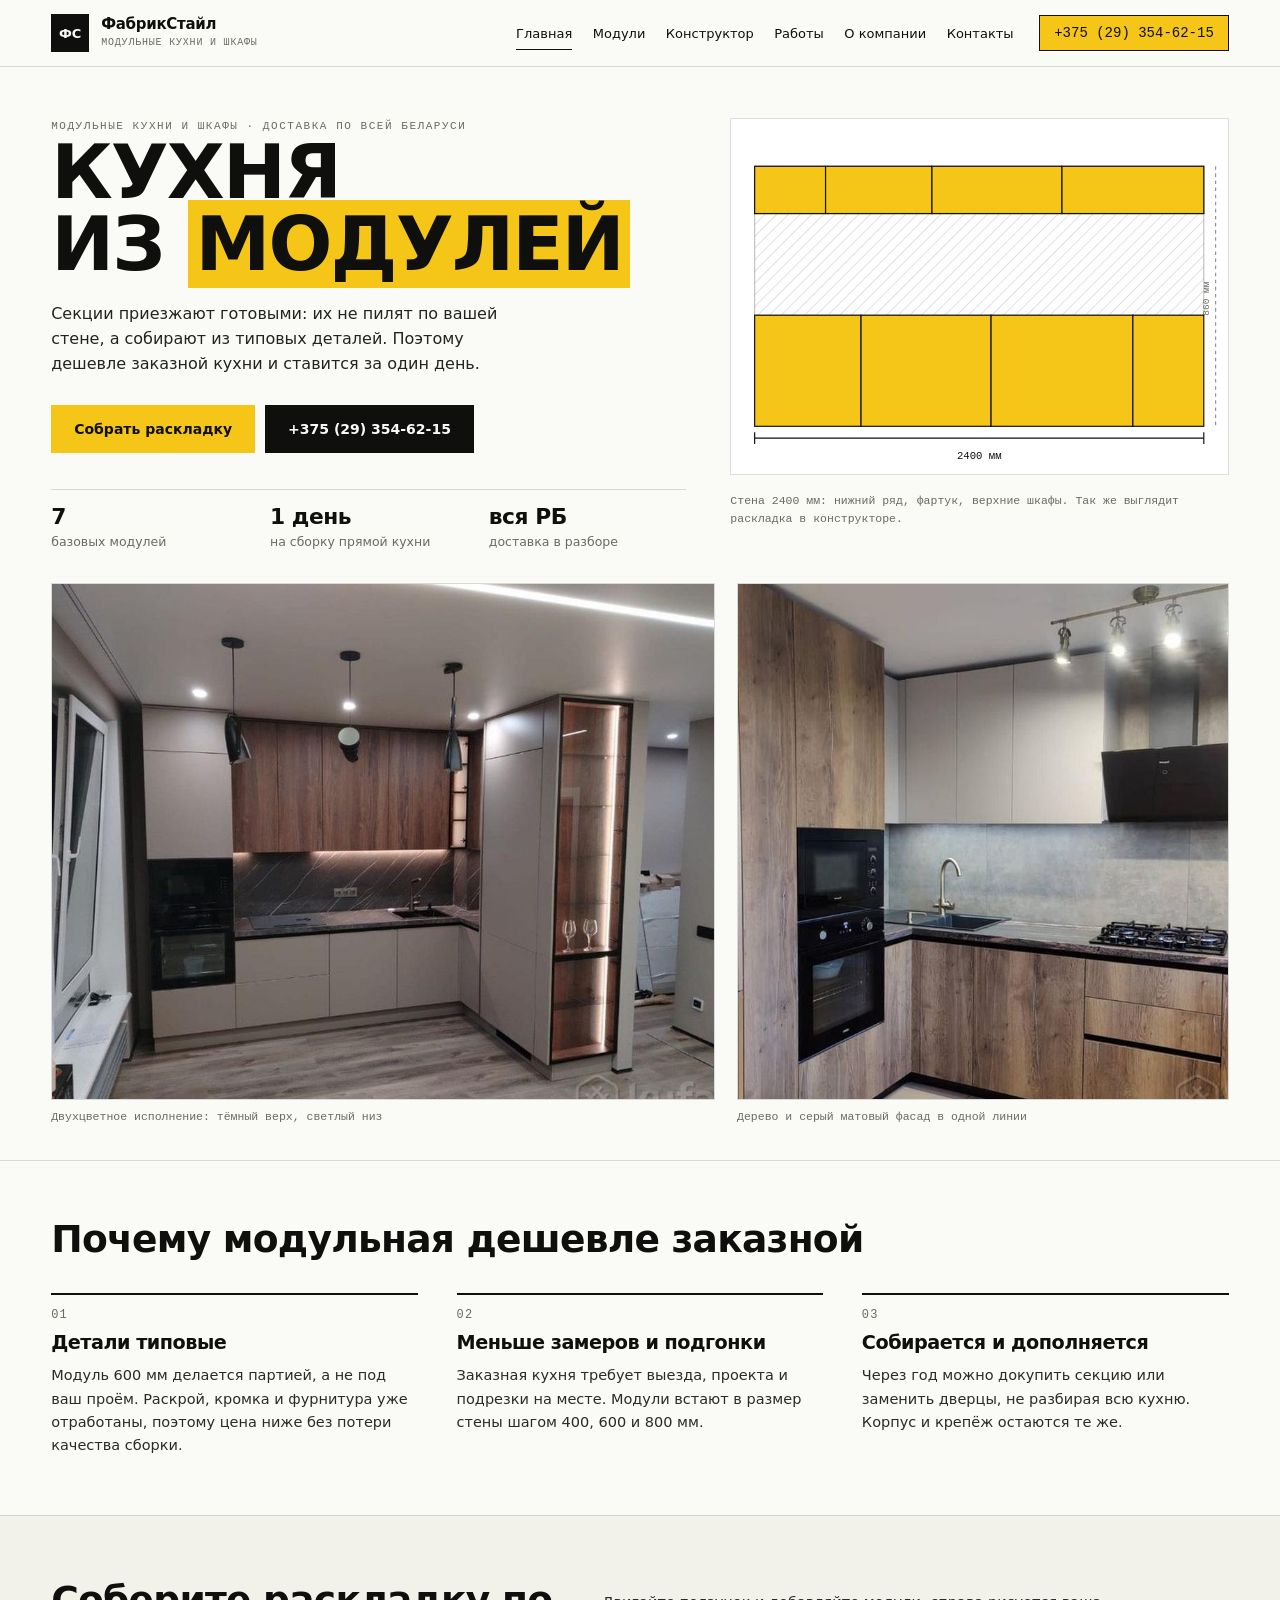
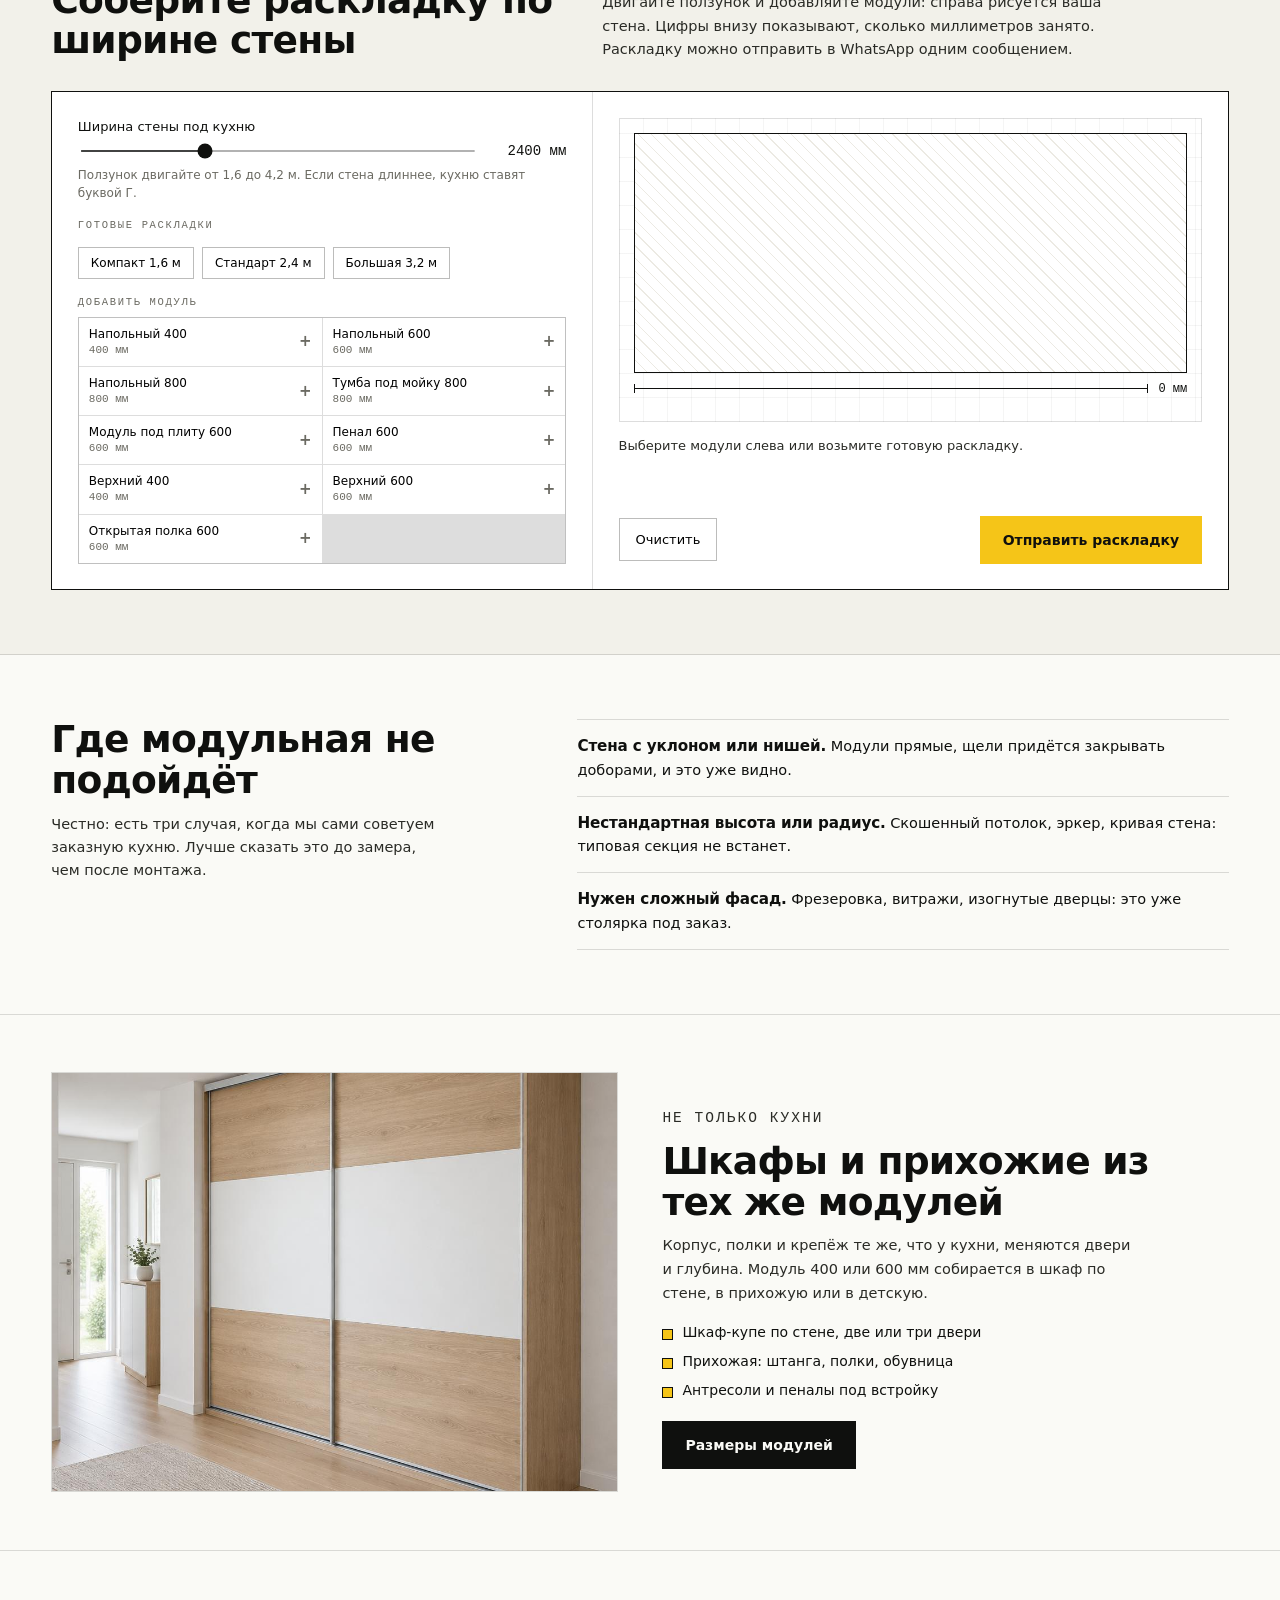
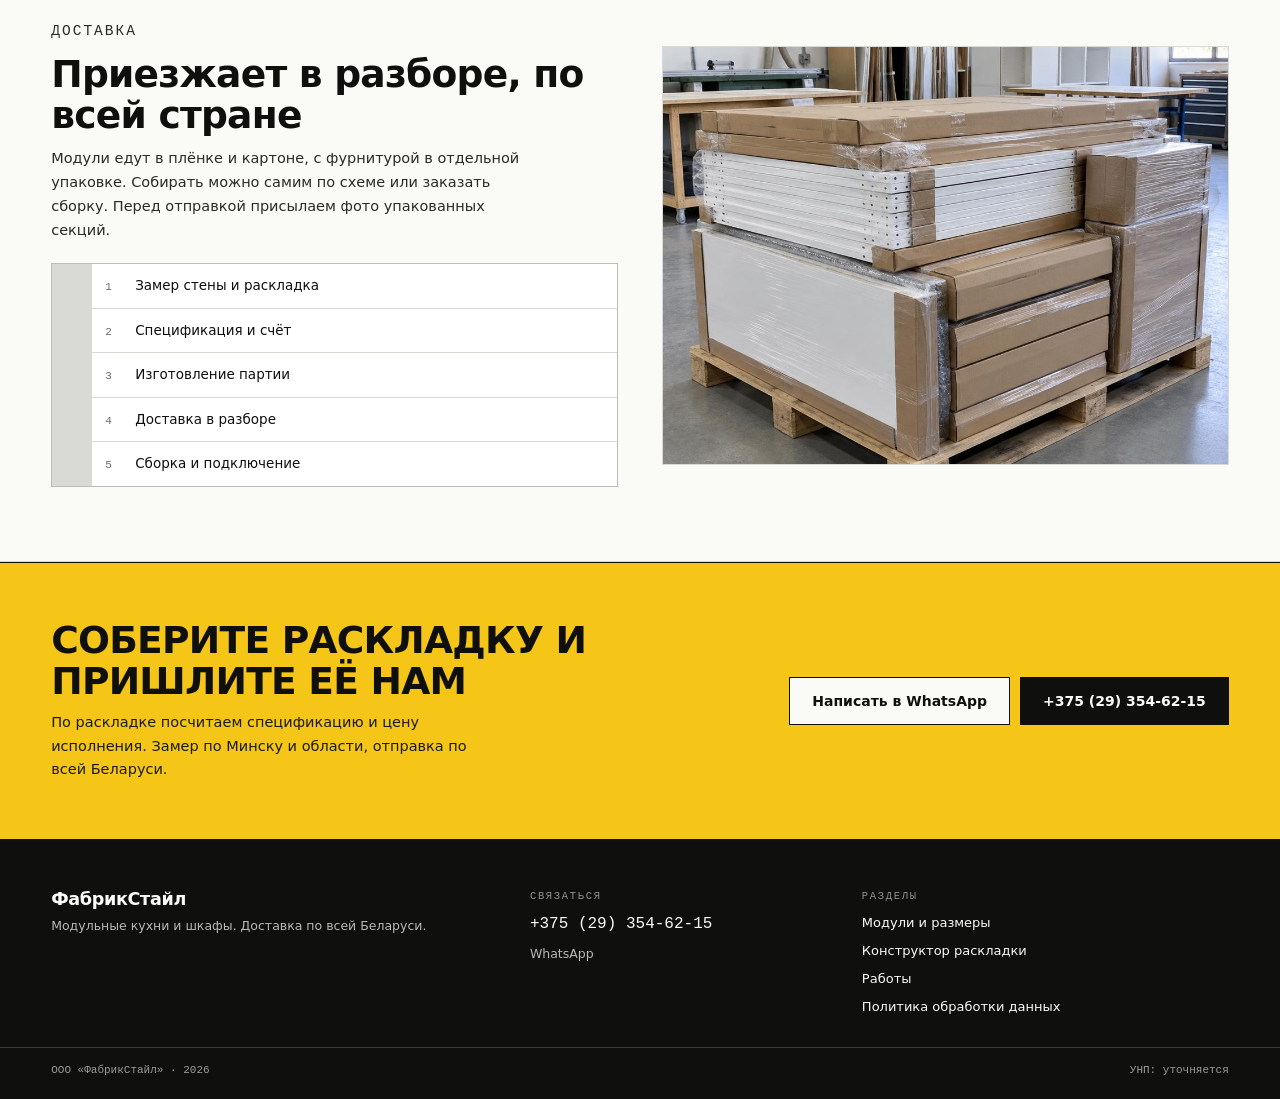
<file: index.html>
<!DOCTYPE html>
<html lang="ru">
<head>
<meta charset="utf-8">
<meta name="viewport" content="width=device-width, initial-scale=1">
<title>ФабрикСтайл: модульные кухни и шкафы, дешевле заказных</title>
<meta name="description" content="Модульные кухни и шкафы из типовых секций: 400, 600 и 800 мм. Дешевле заказной кухни, сборка за день, доставка по всей Беларуси.">
<link rel="canonical" href="https://romjjjke.github.io/fabrik/index.html">
<meta property="og:title" content="ФабрикСтайл: модульные кухни и шкафы, дешевле заказных">
<meta property="og:description" content="Модульные кухни и шкафы из типовых секций: 400, 600 и 800 мм. Дешевле заказной кухни, сборка за день, доставка по всей Беларуси.">
<meta property="og:type" content="website">
<link rel="icon" href="favicon.svg" type="image/svg+xml">
<link rel="preconnect" href="https://fonts.googleapis.com">
<link rel="preconnect" href="https://fonts.gstatic.com" crossorigin>
<style>
:root{--paper:#FAFAF6;--ink:#0F100E;--mute:#6B6A62;--line:rgba(15,16,14,.14);--yellow:#F5C518;--grey:#ECEAE3}
*{box-sizing:border-box}
html{overflow-x:hidden;-webkit-text-size-adjust:100%}
body{margin:0;background:var(--paper);color:var(--ink);font:400 16px/1.6 var(--text);overflow-x:hidden}
img{max-width:100%;display:block}
[hidden]{display:none!important}
a{color:inherit;text-decoration:none}
h1,h2,h3,p,ul,figure{margin:0}
ul{padding:0;list-style:none}
.head{position:sticky;top:0;z-index:60;background:var(--paper);border-bottom:1px solid var(--line)}
.head__in{display:flex;align-items:center;justify-content:space-between;gap:16px;padding:14px var(--pad);max-width:1440px;margin:0 auto}
.burger{display:none;background:none;border:1px solid var(--line);padding:9px 12px;font:600 11px/1 var(--text);letter-spacing:.12em;text-transform:uppercase;cursor:pointer}
@media(max-width:1180px){.burger{display:flex;align-items:center;gap:8px}}
.hero{padding:clamp(28px,5vw,64px) var(--pad) clamp(20px,3vw,40px)}
.btn{display:inline-flex;align-items:center;gap:10px;padding:16px 22px;background:var(--ink);color:var(--paper);font:600 14px/1 var(--text);border:1px solid var(--ink);cursor:pointer}
.btn--y{background:var(--yellow);color:var(--ink);border-color:var(--yellow)}
</style>
<link rel="stylesheet" href="assets/css/style.v1.css">


</head>
<body>
<header class="head">
  <div class="head__in">
    <a class="brand" href="index.html"><span class="brand__mark">ФС</span><span class="brand__txt">ФабрикСтайл<i>модульные кухни и шкафы</i></span></a>
    <nav class="nav" aria-label="Основная навигация"><ul><li><a href="index.html" aria-current="page">Главная</a></li><li><a href="katalog.html">Модули</a></li><li><a href="konstruktor.html">Конструктор</a></li><li><a href="raboty.html">Работы</a></li><li><a href="o-kompanii.html">О компании</a></li><li><a href="kontakty.html">Контакты</a></li></ul></nav>
    <a class="head__tel" href="tel:+375293546215">+375 (29) 354-62-15</a>
    <button class="burger" type="button" aria-expanded="false" aria-controls="drawer"><span></span><span></span>Меню</button>
  </div>
</header>
<main>
<section class="hero">
  <div class="wrap hero__grid">
    <div class="hero__txt">
      <p class="lab">Модульные кухни и шкафы · доставка по всей Беларуси</p>
      <h1 class="h1">Кухня<br>из <em>модулей</em></h1>
      <p class="hero__lead">Секции приезжают готовыми: их не пилят по вашей стене, а собирают из типовых деталей. Поэтому дешевле заказной кухни и ставится за один день.</p>
      <div class="hero__actions">
        <a class="btn btn--y" href="konstruktor.html">Собрать раскладку</a>
        <a class="btn" href="tel:+375293546215">+375 (29) 354-62-15</a>
      </div>
      <ul class="hero__facts">
        <li><b>7</b><span>базовых модулей</span></li>
        <li><b>1 день</b><span>на сборку прямой кухни</span></li>
        <li><b>вся РБ</b><span>доставка в разборе</span></li>
      </ul>
    </div>
    <figure class="hero__fig">
      <svg class="elev" viewBox="0 0 420 300" role="img" aria-label="Чертёж стены с модулями: напольные шкафы, фартук и верхние шкафы">
  <defs><pattern id="hatch" width="7" height="7" patternTransform="rotate(45)" patternUnits="userSpaceOnUse">
    <line x1="0" y1="0" x2="0" y2="7" stroke="rgba(15,16,14,.22)" stroke-width="1"/></pattern></defs>
  <rect x="0" y="0" width="420" height="300" fill="#fff"/>
  <rect x="20" y="40" width="380" height="40" fill="#ECEAE3" stroke="rgba(15,16,14,.5)"/>
  <g fill="#F5C518" stroke="#0F100E" stroke-width="1">
    <rect x="20" y="40" width="60" height="40"/><rect x="80" y="40" width="90" height="40"/>
    <rect x="170" y="40" width="110" height="40"/><rect x="280" y="40" width="120" height="40"/>
  </g>
  <rect x="20" y="80" width="380" height="86" fill="url(#hatch)" stroke="rgba(15,16,14,.25)"/>
  <g fill="#F5C518" stroke="#0F100E" stroke-width="1">
    <rect x="20" y="166" width="90" height="94"/><rect x="110" y="166" width="110" height="94"/>
    <rect x="220" y="166" width="120" height="94"/><rect x="340" y="166" width="60" height="94"/>
  </g>
  <g stroke="#0F100E" stroke-width="1">
    <line x1="20" y1="270" x2="400" y2="270"/><line x1="20" y1="265" x2="20" y2="275"/><line x1="400" y1="265" x2="400" y2="275"/>
  </g>
  <text x="210" y="288" text-anchor="middle" font-family="PT Mono, monospace" font-size="9" fill="#0F100E">2400 мм</text>
  <g stroke="rgba(15,16,14,.45)" stroke-width="1" stroke-dasharray="3 3"><line x1="410" y1="40" x2="410" y2="260"/></g>
  <text x="404" y="152" text-anchor="middle" font-family="PT Mono, monospace" font-size="8" fill="#6B6A62" transform="rotate(-90 404 152)">860 мм</text>
</svg>
      <figcaption>Стена 2400 мм: нижний ряд, фартук, верхние шкафы. Так же выглядит раскладка в конструкторе.</figcaption>
    </figure>
  </div>
</section>

<section class="strip">
  <div class="wrap strip__grid">
    <figure class="strip__a"><img src="assets/img/real1.jpg" alt="Модульная кухня с верхними шкафами из тёмного шпона и бежевым низом" width="1000" height="740" loading="lazy" decoding="async"><figcaption>Двухцветное исполнение: тёмный верх, светлый низ</figcaption></figure>
    <figure class="strip__b"><img src="assets/img/real3.jpg" alt="Кухня с деревянным низом и серо-белыми верхними шкафами" width="1000" height="740" loading="lazy" decoding="async"><figcaption>Дерево и серый матовый фасад в одной линии</figcaption></figure>
  </div>
</section>

<section class="why">
  <div class="wrap">
    <h2 class="h2">Почему модульная дешевле заказной</h2>
    <div class="why__grid">
      <article class="why__it">
        <p class="why__n">01</p>
        <h3 class="h3">Детали типовые</h3>
        <p>Модуль 600 мм делается партией, а не под ваш проём. Раскрой, кромка и фурнитура уже отработаны, поэтому цена ниже без потери качества сборки.</p>
      </article>
      <article class="why__it">
        <p class="why__n">02</p>
        <h3 class="h3">Меньше замеров и подгонки</h3>
        <p>Заказная кухня требует выезда, проекта и подрезки на месте. Модули встают в размер стены шагом 400, 600 и 800 мм.</p>
      </article>
      <article class="why__it">
        <p class="why__n">03</p>
        <h3 class="h3">Собирается и дополняется</h3>
        <p>Через год можно докупить секцию или заменить дверцы, не разбирая всю кухню. Корпус и крепёж остаются те же.</p>
      </article>
    </div>
  </div>
</section>

<section class="cfgsec" id="konstruktor">
  <div class="wrap">
    <div class="sec__top">
      <h2 class="h2">Соберите раскладку по ширине стены</h2>
      <p class="sec__sub">Двигайте ползунок и добавляйте модули: справа рисуется ваша стена. Цифры внизу показывают, сколько миллиметров занято. Раскладку можно отправить в WhatsApp одним сообщением.</p>
    </div>
    <div class="cfg" data-cfg>
  <div class="cfg__side">
    <div class="cfg__field">
      <label class="cfg__label" for="wall-47268964495488">Ширина стены под кухню</label>
      <div class="cfg__range-row">
        <input class="cfg__range" id="wall-47268964495488" type="range" min="1600" max="4200" step="50" value="2400">
        <output class="cfg__wall">2400 мм</output>
      </div>
      <p class="cfg__hint">Ползунок двигайте от 1,6 до 4,2 м. Если стена длиннее, кухню ставят буквой Г.</p>
    </div>
    <div class="cfg__presets">
      <span class="cfg__cap">Готовые раскладки</span>
      <button type="button" class="cfg__preset" data-preset="compact">Компакт 1,6 м</button>
      <button type="button" class="cfg__preset" data-preset="standard">Стандарт 2,4 м</button>
      <button type="button" class="cfg__preset" data-preset="big">Большая 3,2 м</button>
    </div>
    <div class="cfg__group">
      <span class="cfg__cap">Добавить модуль</span>
      <ul class="cfg__list"><li><button type="button" class="cfg__add" data-add="f400" data-w="400" data-row="floor"><span class="cfg__add-n">Напольный 400</span><span class="cfg__add-w">400 мм</span><span class="cfg__add-plus">+</span></button></li><li><button type="button" class="cfg__add" data-add="f600" data-w="600" data-row="floor"><span class="cfg__add-n">Напольный 600</span><span class="cfg__add-w">600 мм</span><span class="cfg__add-plus">+</span></button></li><li><button type="button" class="cfg__add" data-add="f800" data-w="800" data-row="floor"><span class="cfg__add-n">Напольный 800</span><span class="cfg__add-w">800 мм</span><span class="cfg__add-plus">+</span></button></li><li><button type="button" class="cfg__add" data-add="sink" data-w="800" data-row="floor"><span class="cfg__add-n">Тумба под мойку 800</span><span class="cfg__add-w">800 мм</span><span class="cfg__add-plus">+</span></button></li><li><button type="button" class="cfg__add" data-add="hob" data-w="600" data-row="floor"><span class="cfg__add-n">Модуль под плиту 600</span><span class="cfg__add-w">600 мм</span><span class="cfg__add-plus">+</span></button></li><li><button type="button" class="cfg__add" data-add="tall" data-w="600" data-row="tall"><span class="cfg__add-n">Пенал 600</span><span class="cfg__add-w">600 мм</span><span class="cfg__add-plus">+</span></button></li><li><button type="button" class="cfg__add" data-add="w400" data-w="400" data-row="wall"><span class="cfg__add-n">Верхний 400</span><span class="cfg__add-w">400 мм</span><span class="cfg__add-plus">+</span></button></li><li><button type="button" class="cfg__add" data-add="w600" data-w="600" data-row="wall"><span class="cfg__add-n">Верхний 600</span><span class="cfg__add-w">600 мм</span><span class="cfg__add-plus">+</span></button></li><li><button type="button" class="cfg__add" data-add="shelf" data-w="600" data-row="wall"><span class="cfg__add-n">Открытая полка 600</span><span class="cfg__add-w">600 мм</span><span class="cfg__add-plus">+</span></button></li></ul>
    </div>
  </div>
  <div class="cfg__stage">
    <div class="cfg__sheet">
      <div class="cfg__elev" aria-live="polite"></div>
      <div class="cfg__dim"><span class="cfg__dim-line"></span><span class="cfg__dim-total" data-occupied>0 мм</span></div>
    </div>
    <div class="cfg__state">
      <p class="cfg__note" data-note>Выберите модули слева или возьмите готовую раскладку.</p>
      <ul class="cfg__chips" data-chips></ul>
    </div>
    <div class="cfg__actions">
      <button type="button" class="cfg__clear" data-clear>Очистить</button>
      <a class="btn btn--y cfg__send" data-send href="https://wa.me/375293546215" rel="nofollow noopener" target="_blank">Отправить раскладку</a>
    </div>
  </div>
</div>
  </div>
</section>

<section class="honest">
  <div class="wrap honest__grid">
    <div>
      <h2 class="h2">Где модульная не подойдёт</h2>
      <p class="honest__lead">Честно: есть три случая, когда мы сами советуем заказную кухню. Лучше сказать это до замера, чем после монтажа.</p>
    </div>
    <ul class="honest__list">
      <li><b>Стена с уклоном или нишей.</b> Модули прямые, щели придётся закрывать доборами, и это уже видно.</li>
      <li><b>Нестандартная высота или радиус.</b> Скошенный потолок, эркер, кривая стена: типовая секция не встанет.</li>
      <li><b>Нужен сложный фасад.</b> Фрезеровка, витражи, изогнутые дверцы: это уже столярка под заказ.</li>
    </ul>
  </div>
</section>

<section class="wardrobe">
  <div class="wrap wardrobe__grid">
    <figure class="wardrobe__fig"><img src="assets/img/shkaf.jpg" alt="Модульный шкаф с раздвижными дверями в прихожей" width="1000" height="740" loading="lazy" decoding="async"></figure>
    <div>
      <p class="lab">Не только кухни</p>
      <h2 class="h2">Шкафы и прихожие из тех же модулей</h2>
      <p>Корпус, полки и крепёж те же, что у кухни, меняются двери и глубина. Модуль 400 или 600 мм собирается в шкаф по стене, в прихожую или в детскую.</p>
      <ul class="ticks">
        <li>Шкаф-купе по стене, две или три двери</li>
        <li>Прихожая: штанга, полки, обувница</li>
        <li>Антресоли и пеналы под встройку</li>
      </ul>
      <a class="btn" href="katalog.html">Размеры модулей</a>
    </div>
  </div>
</section>

<section class="deliv">
  <div class="wrap deliv__grid">
    <div>
      <p class="lab">Доставка</p>
      <h2 class="h2">Приезжает в разборе, по всей стране</h2>
      <p>Модули едут в плёнке и картоне, с фурнитурой в отдельной упаковке. Собирать можно самим по схеме или заказать сборку. Перед отправкой присылаем фото упакованных секций.</p>
      <ol class="steps">
        <li><b>1</b><span>Замер стены и раскладка</span></li>
        <li><b>2</b><span>Спецификация и счёт</span></li>
        <li><b>3</b><span>Изготовление партии</span></li>
        <li><b>4</b><span>Доставка в разборе</span></li>
        <li><b>5</b><span>Сборка и подключение</span></li>
      </ol>
    </div>
    <figure class="deliv__fig"><img src="assets/img/pack.jpg" alt="Упакованные модули кухни на паллете" width="1000" height="740" loading="lazy" decoding="async"></figure>
  </div>
</section>
<section class="cta">
  <div class="wrap cta__grid">
    <div>
      <h2 class="h2 cta__h">Соберите раскладку и пришлите её нам</h2>
      <p class="cta__p">По раскладке посчитаем спецификацию и цену исполнения. Замер по Минску и области, отправка по всей Беларуси.</p>
    </div>
    <div class="cta__acts">
      <a class="btn btn--y" href="https://wa.me/375293546215" rel="nofollow noopener" target="_blank">Написать в WhatsApp</a>
      <a class="btn btn--ghost" href="tel:+375293546215">+375 (29) 354-62-15</a>
    </div>
  </div>
</section>
</main>
<footer class="foot">
  <div class="wrap foot__grid">
    <div>
      <p class="foot__brand">ФабрикСтайл</p>
      <p class="foot__small">Модульные кухни и шкафы. Доставка по всей Беларуси.</p>
    </div>
    <div>
      <p class="foot__cap">Связаться</p>
      <a class="foot__tel" href="tel:+375293546215">+375 (29) 354-62-15</a>
      <a class="foot__small" href="https://wa.me/375293546215" rel="nofollow noopener" target="_blank">WhatsApp</a>
    </div>
    <div>
      <p class="foot__cap">Разделы</p>
      <ul class="foot__list">
        <li><a href="katalog.html">Модули и размеры</a></li>
        <li><a href="konstruktor.html">Конструктор раскладки</a></li>
        <li><a href="raboty.html">Работы</a></li>
        <li><a href="politika.html">Политика обработки данных</a></li>
      </ul>
    </div>
  </div>
  <div class="wrap foot__bottom">
    <p>ООО «ФабрикСтайл» · 2026</p>
    <p>УНП: уточняется</p>
  </div>
</footer>
<script src="assets/js/main.v1.js" defer></script>
<div class="drawer" id="drawer" hidden>
  <div class="drawer__back" data-close></div>
  <div class="drawer__inner" role="dialog" aria-modal="true" aria-label="Меню">
    <div class="drawer__top"><span class="drawer__cap">Меню</span><button class="drawer__x" type="button" data-close aria-label="Закрыть меню">×</button></div>
    <ul class="drawer__list"><li><a href="index.html">Главная</a></li><li><a href="katalog.html">Модули</a></li><li><a href="konstruktor.html">Конструктор</a></li><li><a href="raboty.html">Работы</a></li><li><a href="o-kompanii.html">О компании</a></li><li><a href="kontakty.html">Контакты</a></li></ul>
    <div class="drawer__foot">
      <a class="drawer__tel" href="tel:+375293546215">+375 (29) 354-62-15</a>
      <a class="btn btn--y" href="https://wa.me/375293546215" rel="nofollow noopener" target="_blank">Написать в WhatsApp</a>
    </div>
  </div>
</div>
</body>
</html>
</file>
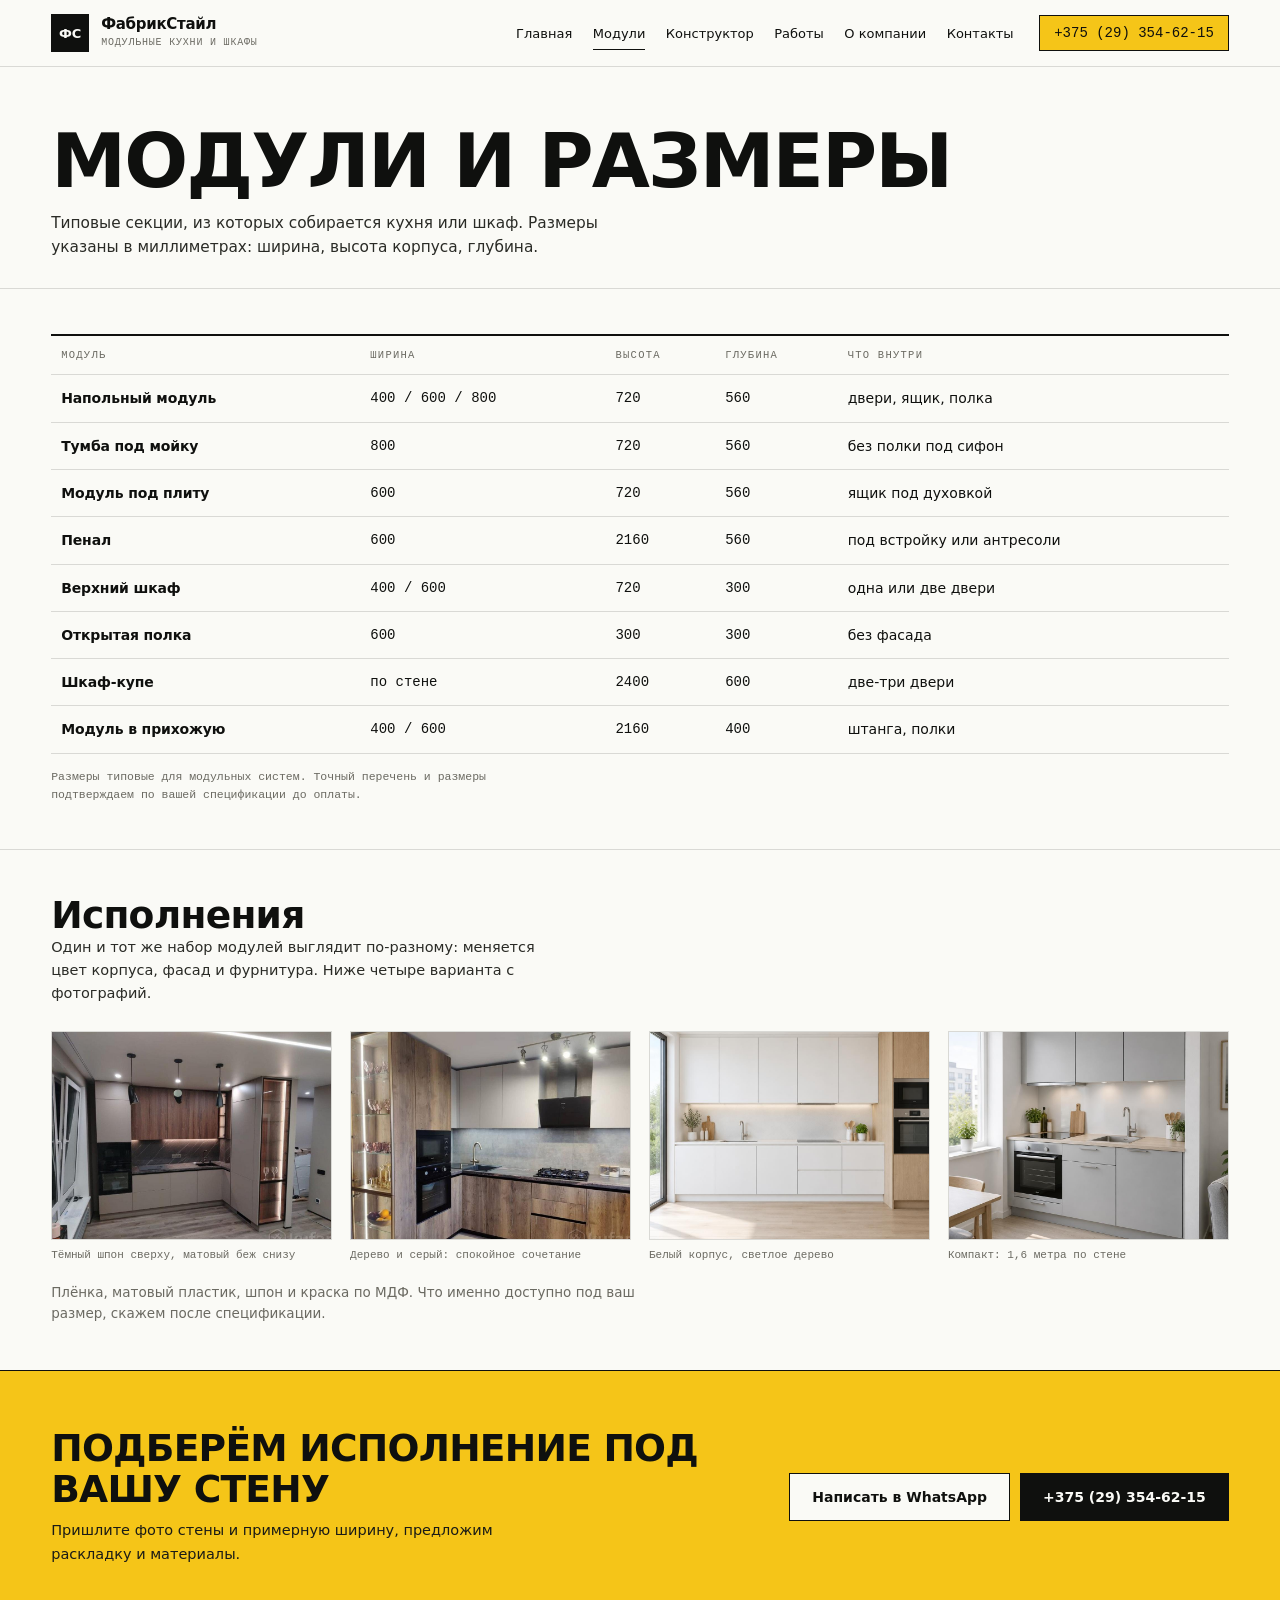
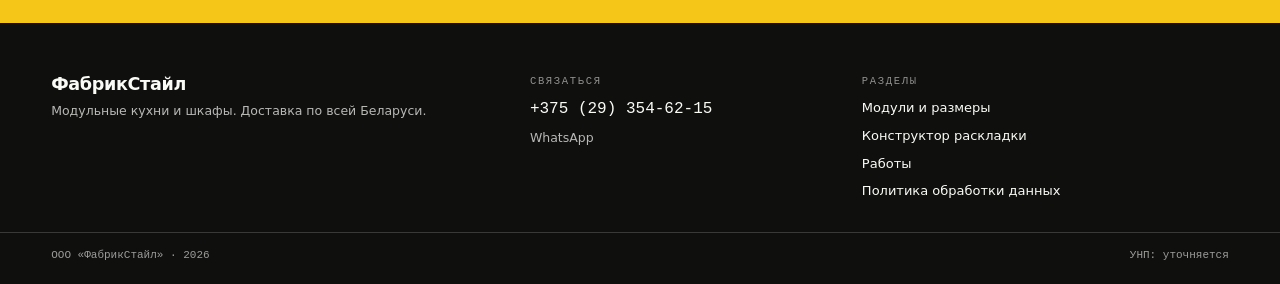
<file: katalog.html>
<!DOCTYPE html>
<html lang="ru">
<head>
<meta charset="utf-8">
<meta name="viewport" content="width=device-width, initial-scale=1">
<title>Модули и размеры · ФабрикСтайл</title>
<meta name="description" content="Размеры модулей: напольные 400/600/800, тумба под мойку, модуль под плиту, пенал, верхние шкафы, полки, шкафы-купе.">
<link rel="canonical" href="https://romjjjke.github.io/fabrik/katalog.html">
<meta property="og:title" content="Модули и размеры · ФабрикСтайл">
<meta property="og:description" content="Размеры модулей: напольные 400/600/800, тумба под мойку, модуль под плиту, пенал, верхние шкафы, полки, шкафы-купе.">
<meta property="og:type" content="website">
<link rel="icon" href="favicon.svg" type="image/svg+xml">
<link rel="preconnect" href="https://fonts.googleapis.com">
<link rel="preconnect" href="https://fonts.gstatic.com" crossorigin>
<style>
:root{--paper:#FAFAF6;--ink:#0F100E;--mute:#6B6A62;--line:rgba(15,16,14,.14);--yellow:#F5C518;--grey:#ECEAE3}
*{box-sizing:border-box}
html{overflow-x:hidden;-webkit-text-size-adjust:100%}
body{margin:0;background:var(--paper);color:var(--ink);font:400 16px/1.6 var(--text);overflow-x:hidden}
img{max-width:100%;display:block}
[hidden]{display:none!important}
a{color:inherit;text-decoration:none}
h1,h2,h3,p,ul,figure{margin:0}
ul{padding:0;list-style:none}
.head{position:sticky;top:0;z-index:60;background:var(--paper);border-bottom:1px solid var(--line)}
.head__in{display:flex;align-items:center;justify-content:space-between;gap:16px;padding:14px var(--pad);max-width:1440px;margin:0 auto}
.burger{display:none;background:none;border:1px solid var(--line);padding:9px 12px;font:600 11px/1 var(--text);letter-spacing:.12em;text-transform:uppercase;cursor:pointer}
@media(max-width:1180px){.burger{display:flex;align-items:center;gap:8px}}
.hero{padding:clamp(28px,5vw,64px) var(--pad) clamp(20px,3vw,40px)}
.btn{display:inline-flex;align-items:center;gap:10px;padding:16px 22px;background:var(--ink);color:var(--paper);font:600 14px/1 var(--text);border:1px solid var(--ink);cursor:pointer}
.btn--y{background:var(--yellow);color:var(--ink);border-color:var(--yellow)}
</style>
<link rel="stylesheet" href="assets/css/style.v1.css">


</head>
<body>
<header class="head">
  <div class="head__in">
    <a class="brand" href="index.html"><span class="brand__mark">ФС</span><span class="brand__txt">ФабрикСтайл<i>модульные кухни и шкафы</i></span></a>
    <nav class="nav" aria-label="Основная навигация"><ul><li><a href="index.html">Главная</a></li><li><a href="katalog.html" aria-current="page">Модули</a></li><li><a href="konstruktor.html">Конструктор</a></li><li><a href="raboty.html">Работы</a></li><li><a href="o-kompanii.html">О компании</a></li><li><a href="kontakty.html">Контакты</a></li></ul></nav>
    <a class="head__tel" href="tel:+375293546215">+375 (29) 354-62-15</a>
    <button class="burger" type="button" aria-expanded="false" aria-controls="drawer"><span></span><span></span>Меню</button>
  </div>
</header>
<main>
<section class="phead"><div class="wrap"><h1 class="h1 phead__h">Модули и размеры</h1><p class="phead__sub">Типовые секции, из которых собирается кухня или шкаф. Размеры указаны в миллиметрах: ширина, высота корпуса, глубина.</p></div></section>
<section class="spec">
  <div class="wrap">
    <div class="spec__scroll">
      <table class="spec__t">
        <thead><tr><th>Модуль</th><th>Ширина</th><th>Высота</th><th>Глубина</th><th>Что внутри</th></tr></thead>
        <tbody><tr><td>Напольный модуль</td><td class='mono'>400 / 600 / 800</td><td class='mono'>720</td><td class='mono'>560</td><td>двери, ящик, полка</td></tr><tr><td>Тумба под мойку</td><td class='mono'>800</td><td class='mono'>720</td><td class='mono'>560</td><td>без полки под сифон</td></tr><tr><td>Модуль под плиту</td><td class='mono'>600</td><td class='mono'>720</td><td class='mono'>560</td><td>ящик под духовкой</td></tr><tr><td>Пенал</td><td class='mono'>600</td><td class='mono'>2160</td><td class='mono'>560</td><td>под встройку или антресоли</td></tr><tr><td>Верхний шкаф</td><td class='mono'>400 / 600</td><td class='mono'>720</td><td class='mono'>300</td><td>одна или две двери</td></tr><tr><td>Открытая полка</td><td class='mono'>600</td><td class='mono'>300</td><td class='mono'>300</td><td>без фасада</td></tr><tr><td>Шкаф-купе</td><td class='mono'>по стене</td><td class='mono'>2400</td><td class='mono'>600</td><td>две-три двери</td></tr><tr><td>Модуль в прихожую</td><td class='mono'>400 / 600</td><td class='mono'>2160</td><td class='mono'>400</td><td>штанга, полки</td></tr></tbody>
      </table>
    </div>
    <p class="spec__note">Размеры типовые для модульных систем. Точный перечень и размеры подтверждаем по вашей спецификации до оплаты.</p>
  </div>
</section>

<section class="variants">
  <div class="wrap">
    <h2 class="h2">Исполнения</h2>
    <p class="sec__sub">Один и тот же набор модулей выглядит по-разному: меняется цвет корпуса, фасад и фурнитура. Ниже четыре варианта с фотографий.</p>
    <div class="variants__grid">
      <figure><img src="assets/img/real1.jpg" alt="Тёмный верх и светлый низ" width="1000" height="740" loading="lazy" decoding="async"><figcaption>Тёмный шпон сверху, матовый беж снизу</figcaption></figure>
      <figure><img src="assets/img/real3.jpg" alt="Дерево и серый матовый фасад" width="1000" height="740" loading="lazy" decoding="async"><figcaption>Дерево и серый: спокойное сочетание</figcaption></figure>
      <figure><img src="assets/img/mod1.jpg" alt="Белая кухня с деревянной столешницей" width="1000" height="740" loading="lazy" decoding="async"><figcaption>Белый корпус, светлое дерево</figcaption></figure>
      <figure><img src="assets/img/mod2.jpg" alt="Компактная кухня в небольшой квартире" width="1000" height="740" loading="lazy" decoding="async"><figcaption>Компакт: 1,6 метра по стене</figcaption></figure>
    </div>
    <p class="sec__foot">Плёнка, матовый пластик, шпон и краска по МДФ. Что именно доступно под ваш размер, скажем после спецификации.</p>
  </div>
</section>
<section class="cta">
  <div class="wrap cta__grid">
    <div>
      <h2 class="h2 cta__h">Подберём исполнение под вашу стену</h2>
      <p class="cta__p">Пришлите фото стены и примерную ширину, предложим раскладку и материалы.</p>
    </div>
    <div class="cta__acts">
      <a class="btn btn--y" href="https://wa.me/375293546215" rel="nofollow noopener" target="_blank">Написать в WhatsApp</a>
      <a class="btn btn--ghost" href="tel:+375293546215">+375 (29) 354-62-15</a>
    </div>
  </div>
</section>
</main>
<footer class="foot">
  <div class="wrap foot__grid">
    <div>
      <p class="foot__brand">ФабрикСтайл</p>
      <p class="foot__small">Модульные кухни и шкафы. Доставка по всей Беларуси.</p>
    </div>
    <div>
      <p class="foot__cap">Связаться</p>
      <a class="foot__tel" href="tel:+375293546215">+375 (29) 354-62-15</a>
      <a class="foot__small" href="https://wa.me/375293546215" rel="nofollow noopener" target="_blank">WhatsApp</a>
    </div>
    <div>
      <p class="foot__cap">Разделы</p>
      <ul class="foot__list">
        <li><a href="katalog.html">Модули и размеры</a></li>
        <li><a href="konstruktor.html">Конструктор раскладки</a></li>
        <li><a href="raboty.html">Работы</a></li>
        <li><a href="politika.html">Политика обработки данных</a></li>
      </ul>
    </div>
  </div>
  <div class="wrap foot__bottom">
    <p>ООО «ФабрикСтайл» · 2026</p>
    <p>УНП: уточняется</p>
  </div>
</footer>
<script src="assets/js/main.v1.js" defer></script>
<div class="drawer" id="drawer" hidden>
  <div class="drawer__back" data-close></div>
  <div class="drawer__inner" role="dialog" aria-modal="true" aria-label="Меню">
    <div class="drawer__top"><span class="drawer__cap">Меню</span><button class="drawer__x" type="button" data-close aria-label="Закрыть меню">×</button></div>
    <ul class="drawer__list"><li><a href="index.html">Главная</a></li><li><a href="katalog.html">Модули</a></li><li><a href="konstruktor.html">Конструктор</a></li><li><a href="raboty.html">Работы</a></li><li><a href="o-kompanii.html">О компании</a></li><li><a href="kontakty.html">Контакты</a></li></ul>
    <div class="drawer__foot">
      <a class="drawer__tel" href="tel:+375293546215">+375 (29) 354-62-15</a>
      <a class="btn btn--y" href="https://wa.me/375293546215" rel="nofollow noopener" target="_blank">Написать в WhatsApp</a>
    </div>
  </div>
</div>
</body>
</html>
</file>
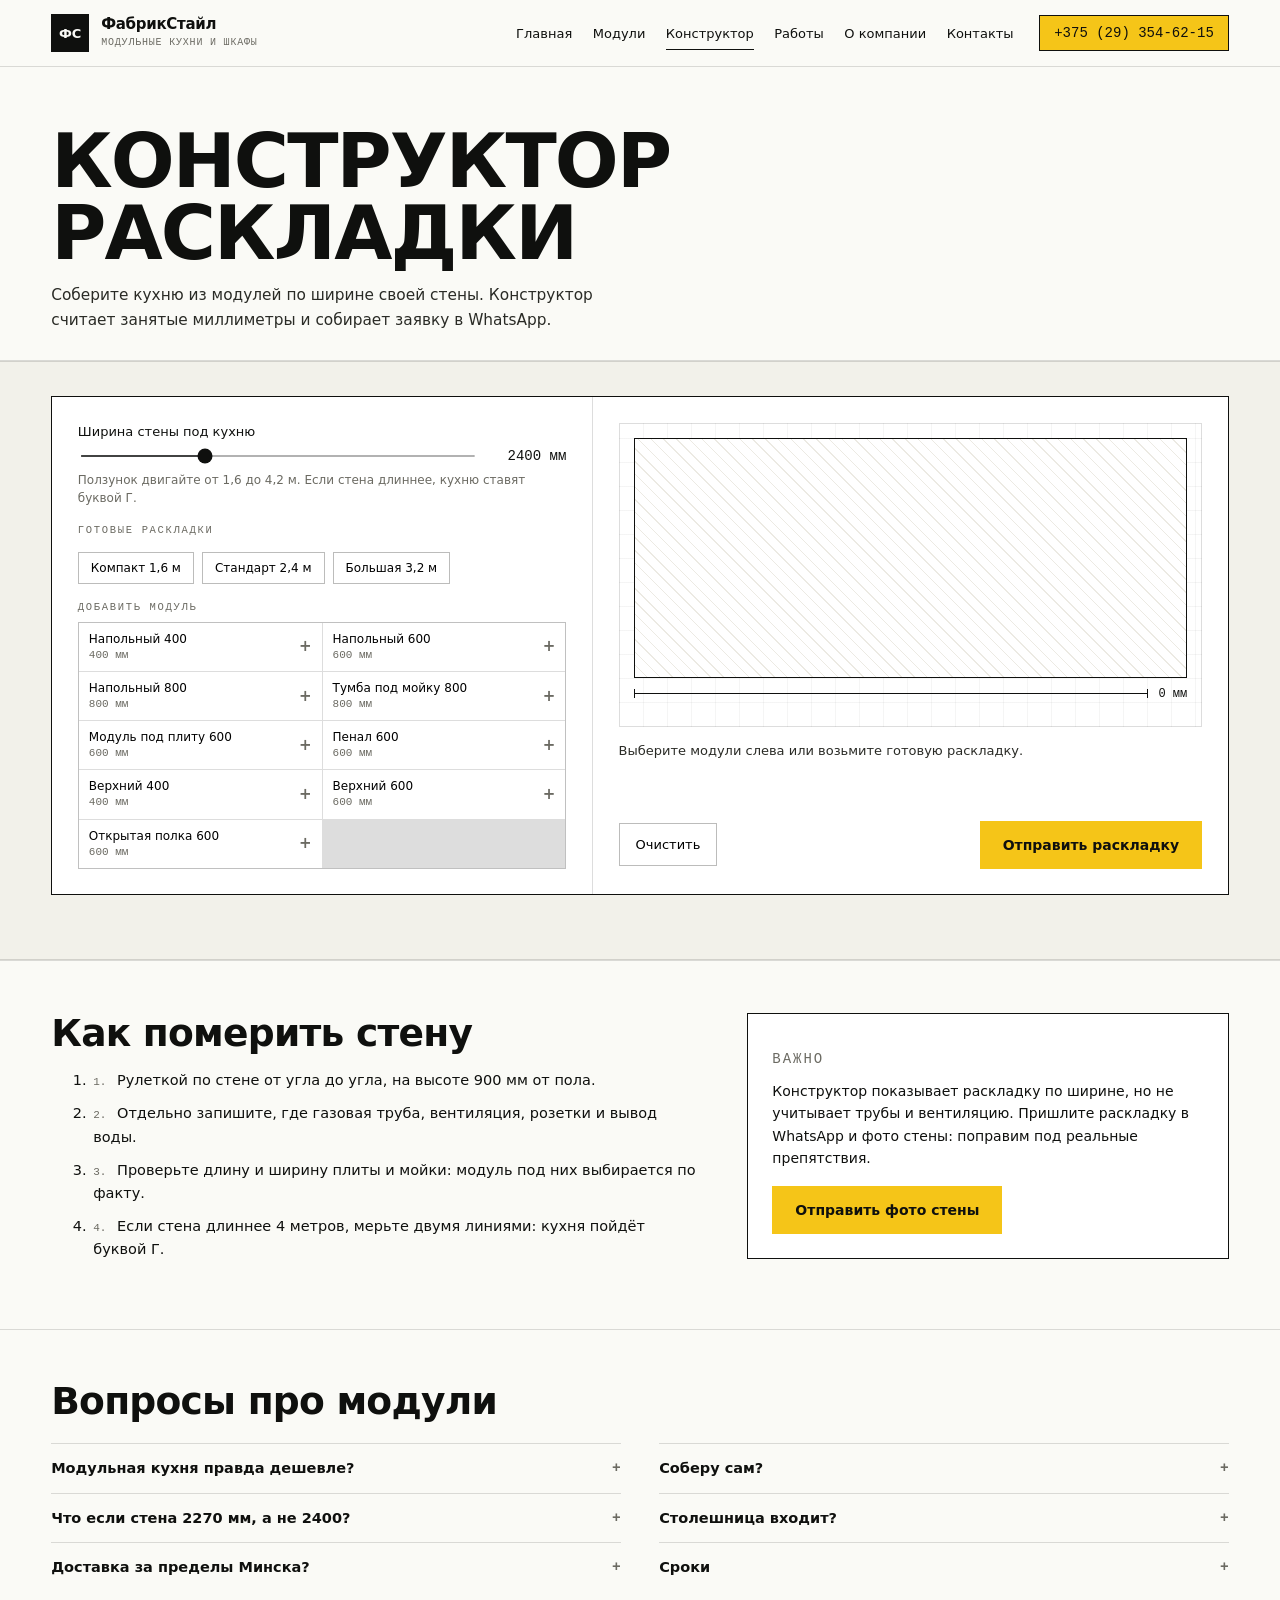
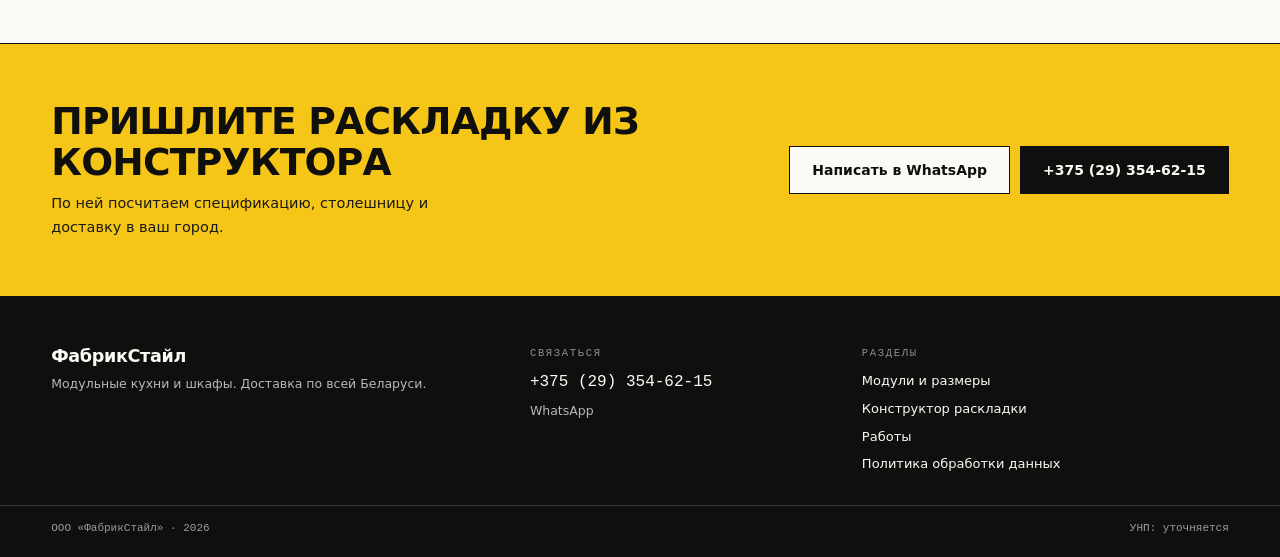
<file: konstruktor.html>
<!DOCTYPE html>
<html lang="ru">
<head>
<meta charset="utf-8">
<meta name="viewport" content="width=device-width, initial-scale=1">
<title>Конструктор раскладки кухни из модулей · ФабрикСтайл</title>
<meta name="description" content="Соберите раскладку кухни по ширине стены: конструктор считает занятые миллиметры и собирает заявку в WhatsApp.">
<link rel="canonical" href="https://romjjjke.github.io/fabrik/konstruktor.html">
<meta property="og:title" content="Конструктор раскладки кухни из модулей · ФабрикСтайл">
<meta property="og:description" content="Соберите раскладку кухни по ширине стены: конструктор считает занятые миллиметры и собирает заявку в WhatsApp.">
<meta property="og:type" content="website">
<link rel="icon" href="favicon.svg" type="image/svg+xml">
<link rel="preconnect" href="https://fonts.googleapis.com">
<link rel="preconnect" href="https://fonts.gstatic.com" crossorigin>
<style>
:root{--paper:#FAFAF6;--ink:#0F100E;--mute:#6B6A62;--line:rgba(15,16,14,.14);--yellow:#F5C518;--grey:#ECEAE3}
*{box-sizing:border-box}
html{overflow-x:hidden;-webkit-text-size-adjust:100%}
body{margin:0;background:var(--paper);color:var(--ink);font:400 16px/1.6 var(--text);overflow-x:hidden}
img{max-width:100%;display:block}
[hidden]{display:none!important}
a{color:inherit;text-decoration:none}
h1,h2,h3,p,ul,figure{margin:0}
ul{padding:0;list-style:none}
.head{position:sticky;top:0;z-index:60;background:var(--paper);border-bottom:1px solid var(--line)}
.head__in{display:flex;align-items:center;justify-content:space-between;gap:16px;padding:14px var(--pad);max-width:1440px;margin:0 auto}
.burger{display:none;background:none;border:1px solid var(--line);padding:9px 12px;font:600 11px/1 var(--text);letter-spacing:.12em;text-transform:uppercase;cursor:pointer}
@media(max-width:1180px){.burger{display:flex;align-items:center;gap:8px}}
.hero{padding:clamp(28px,5vw,64px) var(--pad) clamp(20px,3vw,40px)}
.btn{display:inline-flex;align-items:center;gap:10px;padding:16px 22px;background:var(--ink);color:var(--paper);font:600 14px/1 var(--text);border:1px solid var(--ink);cursor:pointer}
.btn--y{background:var(--yellow);color:var(--ink);border-color:var(--yellow)}
</style>
<link rel="stylesheet" href="assets/css/style.v1.css">


</head>
<body>
<header class="head">
  <div class="head__in">
    <a class="brand" href="index.html"><span class="brand__mark">ФС</span><span class="brand__txt">ФабрикСтайл<i>модульные кухни и шкафы</i></span></a>
    <nav class="nav" aria-label="Основная навигация"><ul><li><a href="index.html">Главная</a></li><li><a href="katalog.html">Модули</a></li><li><a href="konstruktor.html" aria-current="page">Конструктор</a></li><li><a href="raboty.html">Работы</a></li><li><a href="o-kompanii.html">О компании</a></li><li><a href="kontakty.html">Контакты</a></li></ul></nav>
    <a class="head__tel" href="tel:+375293546215">+375 (29) 354-62-15</a>
    <button class="burger" type="button" aria-expanded="false" aria-controls="drawer"><span></span><span></span>Меню</button>
  </div>
</header>
<main>
<section class="phead"><div class="wrap"><h1 class="h1 phead__h">Конструктор раскладки</h1><p class="phead__sub">Соберите кухню из модулей по ширине своей стены. Конструктор считает занятые миллиметры и собирает заявку в WhatsApp.</p></div></section>
<section class="cfgsec cfgsec--page">
  <div class="wrap"><div class="cfg" data-cfg>
  <div class="cfg__side">
    <div class="cfg__field">
      <label class="cfg__label" for="wall-47268964495936">Ширина стены под кухню</label>
      <div class="cfg__range-row">
        <input class="cfg__range" id="wall-47268964495936" type="range" min="1600" max="4200" step="50" value="2400">
        <output class="cfg__wall">2400 мм</output>
      </div>
      <p class="cfg__hint">Ползунок двигайте от 1,6 до 4,2 м. Если стена длиннее, кухню ставят буквой Г.</p>
    </div>
    <div class="cfg__presets">
      <span class="cfg__cap">Готовые раскладки</span>
      <button type="button" class="cfg__preset" data-preset="compact">Компакт 1,6 м</button>
      <button type="button" class="cfg__preset" data-preset="standard">Стандарт 2,4 м</button>
      <button type="button" class="cfg__preset" data-preset="big">Большая 3,2 м</button>
    </div>
    <div class="cfg__group">
      <span class="cfg__cap">Добавить модуль</span>
      <ul class="cfg__list"><li><button type="button" class="cfg__add" data-add="f400" data-w="400" data-row="floor"><span class="cfg__add-n">Напольный 400</span><span class="cfg__add-w">400 мм</span><span class="cfg__add-plus">+</span></button></li><li><button type="button" class="cfg__add" data-add="f600" data-w="600" data-row="floor"><span class="cfg__add-n">Напольный 600</span><span class="cfg__add-w">600 мм</span><span class="cfg__add-plus">+</span></button></li><li><button type="button" class="cfg__add" data-add="f800" data-w="800" data-row="floor"><span class="cfg__add-n">Напольный 800</span><span class="cfg__add-w">800 мм</span><span class="cfg__add-plus">+</span></button></li><li><button type="button" class="cfg__add" data-add="sink" data-w="800" data-row="floor"><span class="cfg__add-n">Тумба под мойку 800</span><span class="cfg__add-w">800 мм</span><span class="cfg__add-plus">+</span></button></li><li><button type="button" class="cfg__add" data-add="hob" data-w="600" data-row="floor"><span class="cfg__add-n">Модуль под плиту 600</span><span class="cfg__add-w">600 мм</span><span class="cfg__add-plus">+</span></button></li><li><button type="button" class="cfg__add" data-add="tall" data-w="600" data-row="tall"><span class="cfg__add-n">Пенал 600</span><span class="cfg__add-w">600 мм</span><span class="cfg__add-plus">+</span></button></li><li><button type="button" class="cfg__add" data-add="w400" data-w="400" data-row="wall"><span class="cfg__add-n">Верхний 400</span><span class="cfg__add-w">400 мм</span><span class="cfg__add-plus">+</span></button></li><li><button type="button" class="cfg__add" data-add="w600" data-w="600" data-row="wall"><span class="cfg__add-n">Верхний 600</span><span class="cfg__add-w">600 мм</span><span class="cfg__add-plus">+</span></button></li><li><button type="button" class="cfg__add" data-add="shelf" data-w="600" data-row="wall"><span class="cfg__add-n">Открытая полка 600</span><span class="cfg__add-w">600 мм</span><span class="cfg__add-plus">+</span></button></li></ul>
    </div>
  </div>
  <div class="cfg__stage">
    <div class="cfg__sheet">
      <div class="cfg__elev" aria-live="polite"></div>
      <div class="cfg__dim"><span class="cfg__dim-line"></span><span class="cfg__dim-total" data-occupied>0 мм</span></div>
    </div>
    <div class="cfg__state">
      <p class="cfg__note" data-note>Выберите модули слева или возьмите готовую раскладку.</p>
      <ul class="cfg__chips" data-chips></ul>
    </div>
    <div class="cfg__actions">
      <button type="button" class="cfg__clear" data-clear>Очистить</button>
      <a class="btn btn--y cfg__send" data-send href="https://wa.me/375293546215" rel="nofollow noopener" target="_blank">Отправить раскладку</a>
    </div>
  </div>
</div></div>
</section>

<section class="measure">
  <div class="wrap measure__grid">
    <div>
      <h2 class="h2">Как померить стену</h2>
      <ol class="measure__list">
        <li><b>1.</b> Рулеткой по стене от угла до угла, на высоте 900 мм от пола.</li>
        <li><b>2.</b> Отдельно запишите, где газовая труба, вентиляция, розетки и вывод воды.</li>
        <li><b>3.</b> Проверьте длину и ширину плиты и мойки: модуль под них выбирается по факту.</li>
        <li><b>4.</b> Если стена длиннее 4 метров, мерьте двумя линиями: кухня пойдёт буквой Г.</li>
      </ol>
    </div>
    <div class="measure__note">
      <p class="lab">Важно</p>
      <p>Конструктор показывает раскладку по ширине, но не учитывает трубы и вентиляцию. Пришлите раскладку в WhatsApp и фото стены: поправим под реальные препятствия.</p>
      <a class="btn btn--y" href="https://wa.me/375293546215" rel="nofollow noopener" target="_blank">Отправить фото стены</a>
    </div>
  </div>
</section>

<section class="faq">
  <div class="wrap">
    <h2 class="h2">Вопросы про модули</h2>
    <div class="faq__grid">
      <details><summary>Модульная кухня правда дешевле?</summary><p>Да, за счёт типовых деталей и партии. Экономия идёт на раскрое и подгонке, а не на фурнитуре: петли и ящики ставятся те же, что в заказных кухнях.</p></details>
      <details><summary>Соберу сам?</summary><p>Можно. В комплекте схема и крепёж, корпуса уже с присадкой под петли. Если не хотите, соберём и подключим мойку с плитой.</p></details>
      <details><summary>Что если стена 2270 мм, а не 2400?</summary><p>Остаток закрывается добором или крайним модулем 400 мм. Если остаток больше 200 мм, лучше взять секцию на 400 и подрезать столешницу.</p></details>
      <details><summary>Столешница входит?</summary><p>Считается отдельно: длина и материал зависят от раскладки. Скажем цену после того, как увидим спецификацию.</p></details>
      <details><summary>Доставка за пределы Минска?</summary><p>По всей Беларуси, стоимость зависит от города и объёма. Считаем после спецификации.</p></details>
      <details><summary>Сроки</summary><p>Зависят от загрузки и выбранных фасадов. Точный срок называем в счёте, до оплаты.</p></details>
    </div>
  </div>
</section>
<section class="cta">
  <div class="wrap cta__grid">
    <div>
      <h2 class="h2 cta__h">Пришлите раскладку из конструктора</h2>
      <p class="cta__p">По ней посчитаем спецификацию, столешницу и доставку в ваш город.</p>
    </div>
    <div class="cta__acts">
      <a class="btn btn--y" href="https://wa.me/375293546215" rel="nofollow noopener" target="_blank">Написать в WhatsApp</a>
      <a class="btn btn--ghost" href="tel:+375293546215">+375 (29) 354-62-15</a>
    </div>
  </div>
</section>
</main>
<footer class="foot">
  <div class="wrap foot__grid">
    <div>
      <p class="foot__brand">ФабрикСтайл</p>
      <p class="foot__small">Модульные кухни и шкафы. Доставка по всей Беларуси.</p>
    </div>
    <div>
      <p class="foot__cap">Связаться</p>
      <a class="foot__tel" href="tel:+375293546215">+375 (29) 354-62-15</a>
      <a class="foot__small" href="https://wa.me/375293546215" rel="nofollow noopener" target="_blank">WhatsApp</a>
    </div>
    <div>
      <p class="foot__cap">Разделы</p>
      <ul class="foot__list">
        <li><a href="katalog.html">Модули и размеры</a></li>
        <li><a href="konstruktor.html">Конструктор раскладки</a></li>
        <li><a href="raboty.html">Работы</a></li>
        <li><a href="politika.html">Политика обработки данных</a></li>
      </ul>
    </div>
  </div>
  <div class="wrap foot__bottom">
    <p>ООО «ФабрикСтайл» · 2026</p>
    <p>УНП: уточняется</p>
  </div>
</footer>
<script src="assets/js/main.v1.js" defer></script>
<div class="drawer" id="drawer" hidden>
  <div class="drawer__back" data-close></div>
  <div class="drawer__inner" role="dialog" aria-modal="true" aria-label="Меню">
    <div class="drawer__top"><span class="drawer__cap">Меню</span><button class="drawer__x" type="button" data-close aria-label="Закрыть меню">×</button></div>
    <ul class="drawer__list"><li><a href="index.html">Главная</a></li><li><a href="katalog.html">Модули</a></li><li><a href="konstruktor.html">Конструктор</a></li><li><a href="raboty.html">Работы</a></li><li><a href="o-kompanii.html">О компании</a></li><li><a href="kontakty.html">Контакты</a></li></ul>
    <div class="drawer__foot">
      <a class="drawer__tel" href="tel:+375293546215">+375 (29) 354-62-15</a>
      <a class="btn btn--y" href="https://wa.me/375293546215" rel="nofollow noopener" target="_blank">Написать в WhatsApp</a>
    </div>
  </div>
</div>
</body>
</html>
</file>
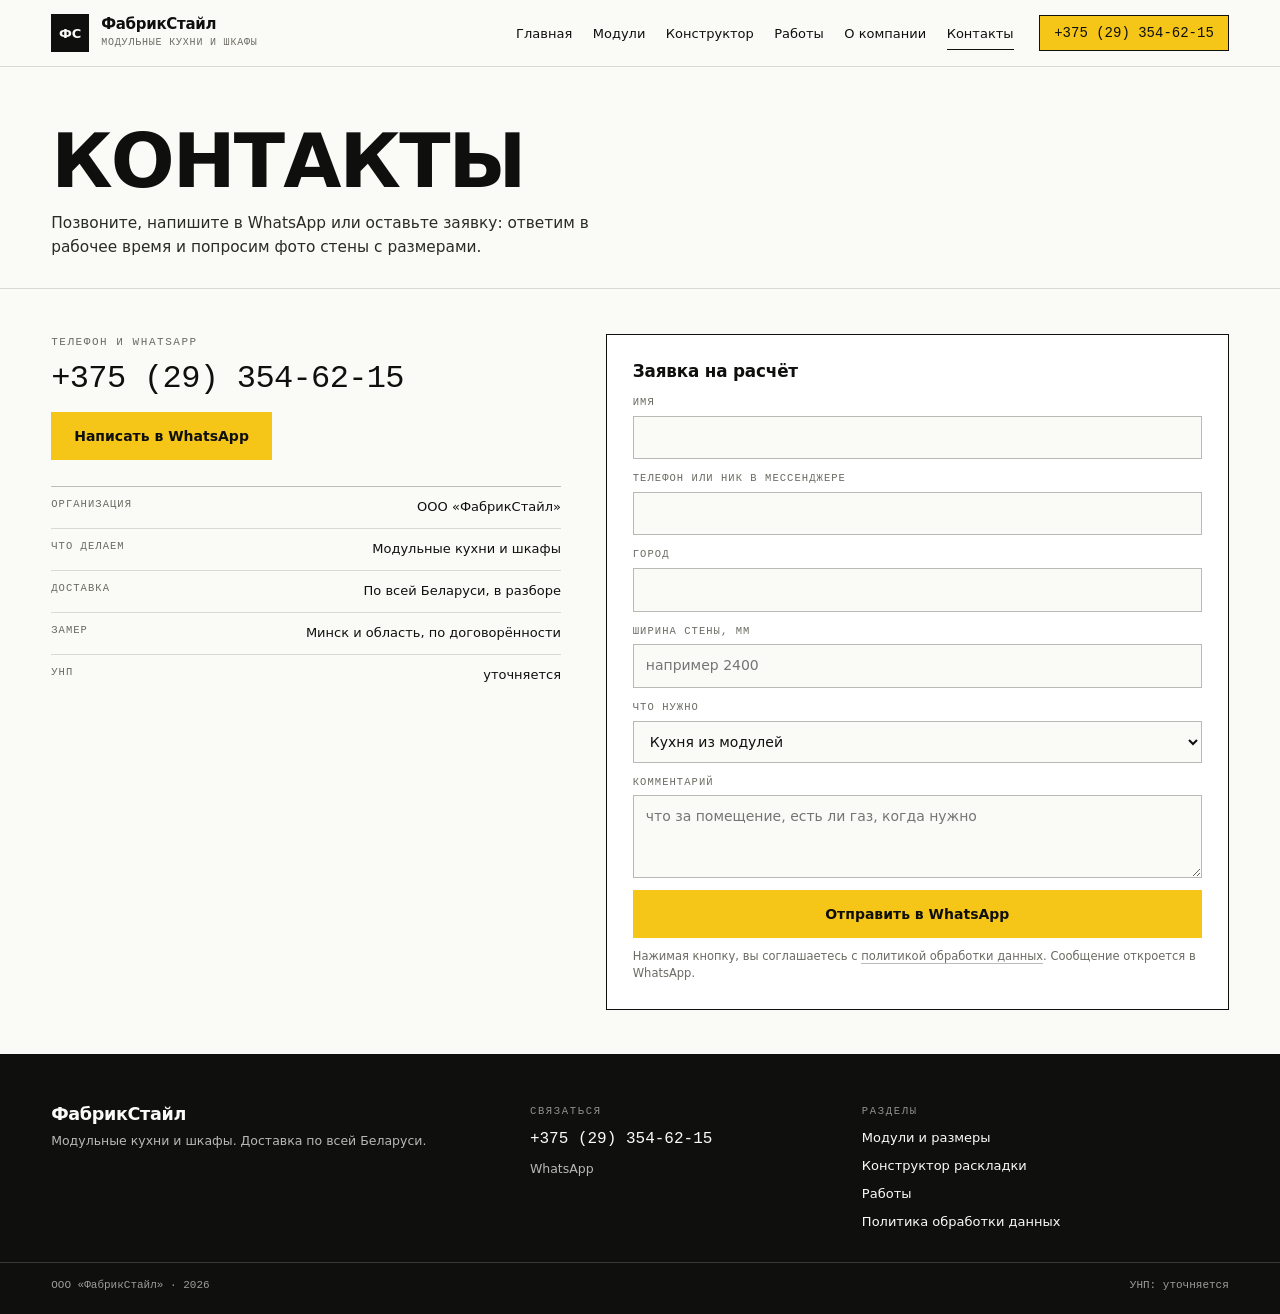
<file: kontakty.html>
<!DOCTYPE html>
<html lang="ru">
<head>
<meta charset="utf-8">
<meta name="viewport" content="width=device-width, initial-scale=1">
<title>Контакты · ФабрикСтайл · +375 (29) 354-62-15</title>
<meta name="description" content="Телефон и WhatsApp +375 (29) 354-62-15. Заявка на расчёт модульной кухни или шкафа.">
<link rel="canonical" href="https://romjjjke.github.io/fabrik/kontakty.html">
<meta property="og:title" content="Контакты · ФабрикСтайл · +375 (29) 354-62-15">
<meta property="og:description" content="Телефон и WhatsApp +375 (29) 354-62-15. Заявка на расчёт модульной кухни или шкафа.">
<meta property="og:type" content="website">
<link rel="icon" href="favicon.svg" type="image/svg+xml">
<link rel="preconnect" href="https://fonts.googleapis.com">
<link rel="preconnect" href="https://fonts.gstatic.com" crossorigin>
<style>
:root{--paper:#FAFAF6;--ink:#0F100E;--mute:#6B6A62;--line:rgba(15,16,14,.14);--yellow:#F5C518;--grey:#ECEAE3}
*{box-sizing:border-box}
html{overflow-x:hidden;-webkit-text-size-adjust:100%}
body{margin:0;background:var(--paper);color:var(--ink);font:400 16px/1.6 var(--text);overflow-x:hidden}
img{max-width:100%;display:block}
[hidden]{display:none!important}
a{color:inherit;text-decoration:none}
h1,h2,h3,p,ul,figure{margin:0}
ul{padding:0;list-style:none}
.head{position:sticky;top:0;z-index:60;background:var(--paper);border-bottom:1px solid var(--line)}
.head__in{display:flex;align-items:center;justify-content:space-between;gap:16px;padding:14px var(--pad);max-width:1440px;margin:0 auto}
.burger{display:none;background:none;border:1px solid var(--line);padding:9px 12px;font:600 11px/1 var(--text);letter-spacing:.12em;text-transform:uppercase;cursor:pointer}
@media(max-width:1180px){.burger{display:flex;align-items:center;gap:8px}}
.hero{padding:clamp(28px,5vw,64px) var(--pad) clamp(20px,3vw,40px)}
.btn{display:inline-flex;align-items:center;gap:10px;padding:16px 22px;background:var(--ink);color:var(--paper);font:600 14px/1 var(--text);border:1px solid var(--ink);cursor:pointer}
.btn--y{background:var(--yellow);color:var(--ink);border-color:var(--yellow)}
</style>
<link rel="stylesheet" href="assets/css/style.v1.css">


</head>
<body>
<header class="head">
  <div class="head__in">
    <a class="brand" href="index.html"><span class="brand__mark">ФС</span><span class="brand__txt">ФабрикСтайл<i>модульные кухни и шкафы</i></span></a>
    <nav class="nav" aria-label="Основная навигация"><ul><li><a href="index.html">Главная</a></li><li><a href="katalog.html">Модули</a></li><li><a href="konstruktor.html">Конструктор</a></li><li><a href="raboty.html">Работы</a></li><li><a href="o-kompanii.html">О компании</a></li><li><a href="kontakty.html" aria-current="page">Контакты</a></li></ul></nav>
    <a class="head__tel" href="tel:+375293546215">+375 (29) 354-62-15</a>
    <button class="burger" type="button" aria-expanded="false" aria-controls="drawer"><span></span><span></span>Меню</button>
  </div>
</header>
<main>
<section class="phead"><div class="wrap"><h1 class="h1 phead__h">Контакты</h1><p class="phead__sub">Позвоните, напишите в WhatsApp или оставьте заявку: ответим в рабочее время и попросим фото стены с размерами.</p></div></section>
<section class="contact">
  <div class="wrap contact__grid">
    <div class="contact__info">
      <p class="lab">Телефон и WhatsApp</p>
      <a class="contact__tel" href="tel:+375293546215">+375 (29) 354-62-15</a>
      <a class="btn btn--y" href="https://wa.me/375293546215" rel="nofollow noopener" target="_blank">Написать в WhatsApp</a>
      <dl class="contact__dl">
        <div><dt>Организация</dt><dd>ООО «ФабрикСтайл»</dd></div>
        <div><dt>Что делаем</dt><dd>Модульные кухни и шкафы</dd></div>
        <div><dt>Доставка</dt><dd>По всей Беларуси, в разборе</dd></div>
        <div><dt>Замер</dt><dd>Минск и область, по договорённости</dd></div>
        <div><dt>УНП</dt><dd>уточняется</dd></div>
      </dl>
    </div>
    <form class="form" novalidate>
      <p class="form__cap">Заявка на расчёт</p>
      <label class="form__row"><span>Имя</span><input id="f-name" name="name" type="text" autocomplete="name" required></label>
      <label class="form__row"><span>Телефон или ник в мессенджере</span><input id="f-contact" name="contact" type="text" autocomplete="tel" required></label>
      <label class="form__row"><span>Город</span><input id="f-city" name="city" type="text" autocomplete="address-level2"></label>
      <label class="form__row"><span>Ширина стены, мм</span><input id="f-width" name="width" type="text" inputmode="numeric" placeholder="например 2400"></label>
      <label class="form__row"><span>Что нужно</span>
        <select id="f-what" name="what">
          <option>Кухня из модулей</option>
          <option>Шкаф или прихожая</option>
          <option>Кухня и шкаф</option>
          <option>Пока только считаю цену</option>
        </select>
      </label>
      <label class="form__row"><span>Комментарий</span><textarea id="f-note" name="note" rows="3" placeholder="что за помещение, есть ли газ, когда нужно"></textarea></label>
      <p class="form__warn" id="order-warn" hidden>Заполните имя и телефон, иначе мы не сможем ответить.</p>
      <button class="btn btn--y form__btn" type="submit">Отправить в WhatsApp</button>
      <p class="form__small">Нажимая кнопку, вы соглашаетесь с <a href="politika.html">политикой обработки данных</a>. Сообщение откроется в WhatsApp.</p>
      <p class="form__ok" id="order-ok" hidden>Готово. Текст собран, откройте WhatsApp и отправьте сообщение.</p>
    </form>
  </div>
</section>
</main>
<footer class="foot">
  <div class="wrap foot__grid">
    <div>
      <p class="foot__brand">ФабрикСтайл</p>
      <p class="foot__small">Модульные кухни и шкафы. Доставка по всей Беларуси.</p>
    </div>
    <div>
      <p class="foot__cap">Связаться</p>
      <a class="foot__tel" href="tel:+375293546215">+375 (29) 354-62-15</a>
      <a class="foot__small" href="https://wa.me/375293546215" rel="nofollow noopener" target="_blank">WhatsApp</a>
    </div>
    <div>
      <p class="foot__cap">Разделы</p>
      <ul class="foot__list">
        <li><a href="katalog.html">Модули и размеры</a></li>
        <li><a href="konstruktor.html">Конструктор раскладки</a></li>
        <li><a href="raboty.html">Работы</a></li>
        <li><a href="politika.html">Политика обработки данных</a></li>
      </ul>
    </div>
  </div>
  <div class="wrap foot__bottom">
    <p>ООО «ФабрикСтайл» · 2026</p>
    <p>УНП: уточняется</p>
  </div>
</footer>
<script src="assets/js/main.v1.js" defer></script>
<div class="drawer" id="drawer" hidden>
  <div class="drawer__back" data-close></div>
  <div class="drawer__inner" role="dialog" aria-modal="true" aria-label="Меню">
    <div class="drawer__top"><span class="drawer__cap">Меню</span><button class="drawer__x" type="button" data-close aria-label="Закрыть меню">×</button></div>
    <ul class="drawer__list"><li><a href="index.html">Главная</a></li><li><a href="katalog.html">Модули</a></li><li><a href="konstruktor.html">Конструктор</a></li><li><a href="raboty.html">Работы</a></li><li><a href="o-kompanii.html">О компании</a></li><li><a href="kontakty.html">Контакты</a></li></ul>
    <div class="drawer__foot">
      <a class="drawer__tel" href="tel:+375293546215">+375 (29) 354-62-15</a>
      <a class="btn btn--y" href="https://wa.me/375293546215" rel="nofollow noopener" target="_blank">Написать в WhatsApp</a>
    </div>
  </div>
</div>
</body>
</html>
</file>
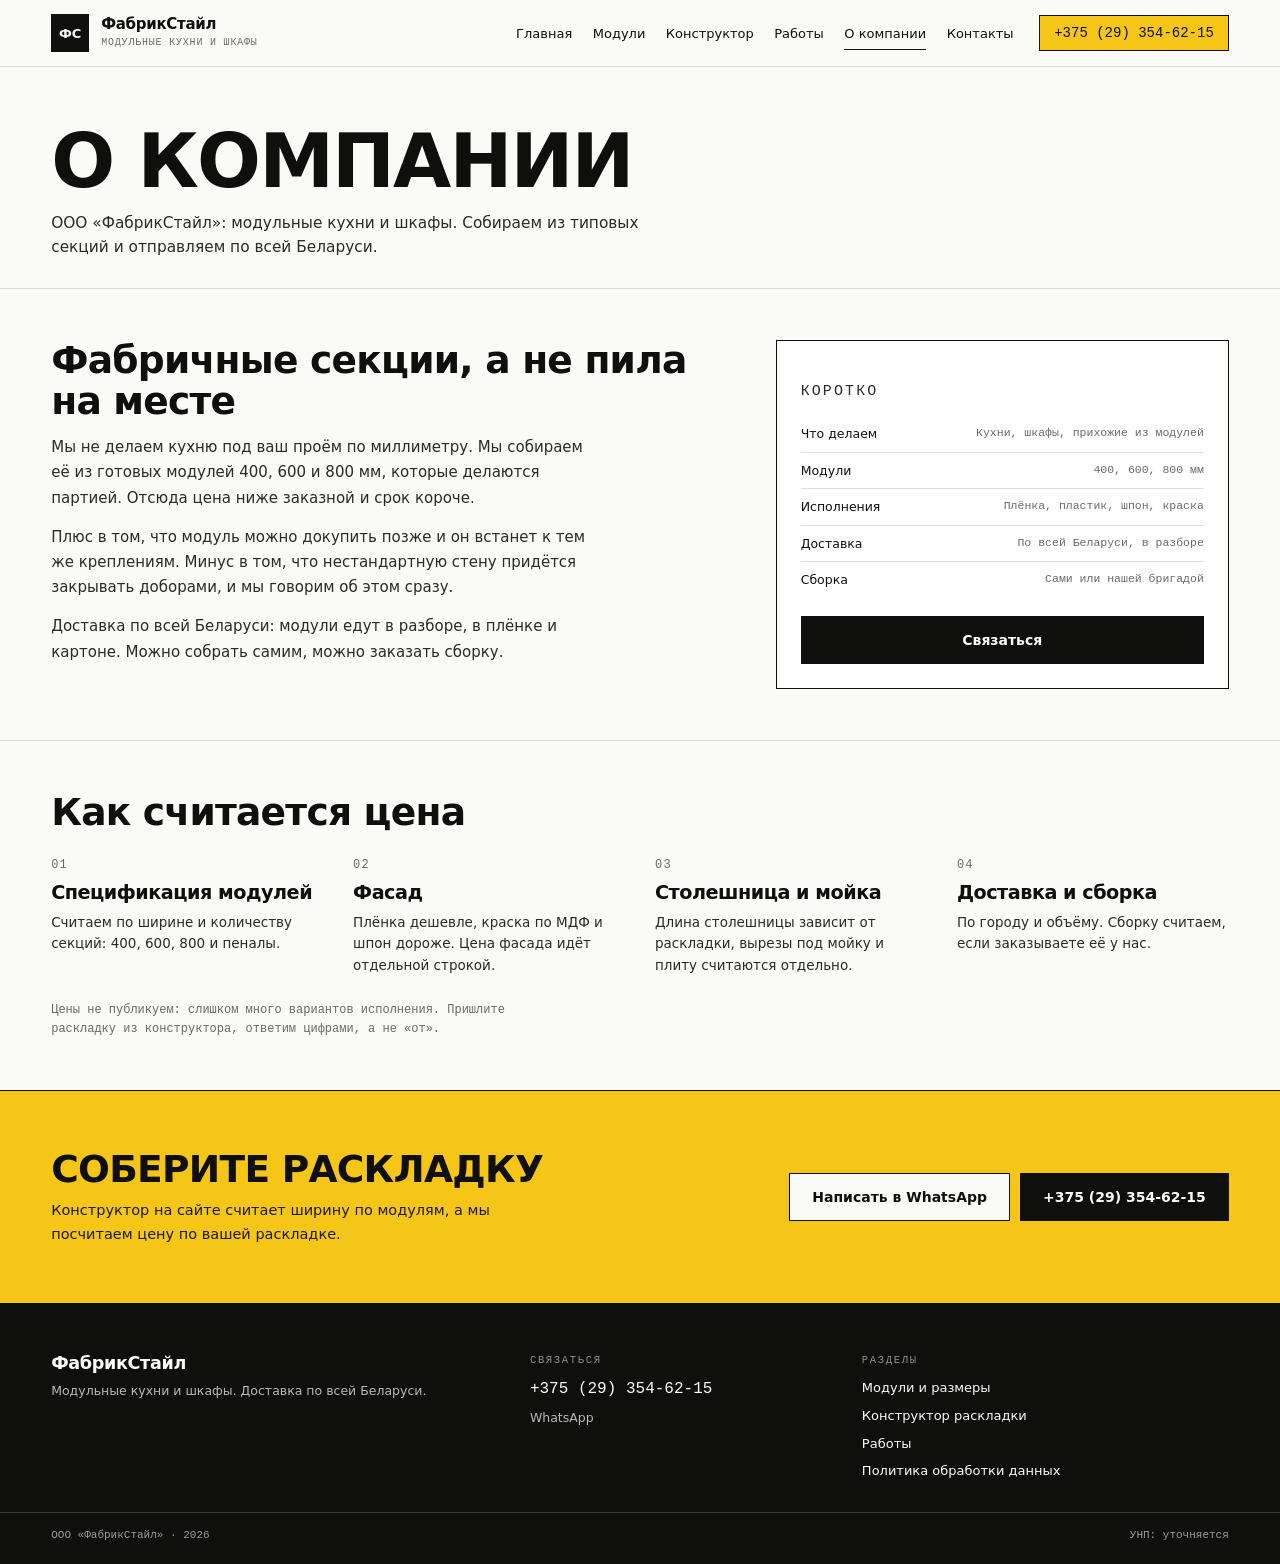
<file: o-kompanii.html>
<!DOCTYPE html>
<html lang="ru">
<head>
<meta charset="utf-8">
<meta name="viewport" content="width=device-width, initial-scale=1">
<title>О компании · ФабрикСтайл</title>
<meta name="description" content="ООО «ФабрикСтайл»: модульные кухни и шкафы из типовых секций, доставка по всей Беларуси.">
<link rel="canonical" href="https://romjjjke.github.io/fabrik/o-kompanii.html">
<meta property="og:title" content="О компании · ФабрикСтайл">
<meta property="og:description" content="ООО «ФабрикСтайл»: модульные кухни и шкафы из типовых секций, доставка по всей Беларуси.">
<meta property="og:type" content="website">
<link rel="icon" href="favicon.svg" type="image/svg+xml">
<link rel="preconnect" href="https://fonts.googleapis.com">
<link rel="preconnect" href="https://fonts.gstatic.com" crossorigin>
<style>
:root{--paper:#FAFAF6;--ink:#0F100E;--mute:#6B6A62;--line:rgba(15,16,14,.14);--yellow:#F5C518;--grey:#ECEAE3}
*{box-sizing:border-box}
html{overflow-x:hidden;-webkit-text-size-adjust:100%}
body{margin:0;background:var(--paper);color:var(--ink);font:400 16px/1.6 var(--text);overflow-x:hidden}
img{max-width:100%;display:block}
[hidden]{display:none!important}
a{color:inherit;text-decoration:none}
h1,h2,h3,p,ul,figure{margin:0}
ul{padding:0;list-style:none}
.head{position:sticky;top:0;z-index:60;background:var(--paper);border-bottom:1px solid var(--line)}
.head__in{display:flex;align-items:center;justify-content:space-between;gap:16px;padding:14px var(--pad);max-width:1440px;margin:0 auto}
.burger{display:none;background:none;border:1px solid var(--line);padding:9px 12px;font:600 11px/1 var(--text);letter-spacing:.12em;text-transform:uppercase;cursor:pointer}
@media(max-width:1180px){.burger{display:flex;align-items:center;gap:8px}}
.hero{padding:clamp(28px,5vw,64px) var(--pad) clamp(20px,3vw,40px)}
.btn{display:inline-flex;align-items:center;gap:10px;padding:16px 22px;background:var(--ink);color:var(--paper);font:600 14px/1 var(--text);border:1px solid var(--ink);cursor:pointer}
.btn--y{background:var(--yellow);color:var(--ink);border-color:var(--yellow)}
</style>
<link rel="stylesheet" href="assets/css/style.v1.css">


</head>
<body>
<header class="head">
  <div class="head__in">
    <a class="brand" href="index.html"><span class="brand__mark">ФС</span><span class="brand__txt">ФабрикСтайл<i>модульные кухни и шкафы</i></span></a>
    <nav class="nav" aria-label="Основная навигация"><ul><li><a href="index.html">Главная</a></li><li><a href="katalog.html">Модули</a></li><li><a href="konstruktor.html">Конструктор</a></li><li><a href="raboty.html">Работы</a></li><li><a href="o-kompanii.html" aria-current="page">О компании</a></li><li><a href="kontakty.html">Контакты</a></li></ul></nav>
    <a class="head__tel" href="tel:+375293546215">+375 (29) 354-62-15</a>
    <button class="burger" type="button" aria-expanded="false" aria-controls="drawer"><span></span><span></span>Меню</button>
  </div>
</header>
<main>
<section class="phead"><div class="wrap"><h1 class="h1 phead__h">О компании</h1><p class="phead__sub">ООО «ФабрикСтайл»: модульные кухни и шкафы. Собираем из типовых секций и отправляем по всей Беларуси.</p></div></section>
<section class="about">
  <div class="wrap about__grid">
    <div>
      <h2 class="h2">Фабричные секции, а не пила на месте</h2>
      <p>Мы не делаем кухню под ваш проём по миллиметру. Мы собираем её из готовых модулей 400, 600 и 800 мм, которые делаются партией. Отсюда цена ниже заказной и срок короче.</p>
      <p>Плюс в том, что модуль можно докупить позже и он встанет к тем же креплениям. Минус в том, что нестандартную стену придётся закрывать доборами, и мы говорим об этом сразу.</p>
      <p>Доставка по всей Беларуси: модули едут в разборе, в плёнке и картоне. Можно собрать самим, можно заказать сборку.</p>
    </div>
    <aside class="about__card">
      <p class="lab">Коротко</p>
      <ul class="about__list">
        <li><b>Что делаем</b><span>Кухни, шкафы, прихожие из модулей</span></li>
        <li><b>Модули</b><span>400, 600, 800 мм</span></li>
        <li><b>Исполнения</b><span>Плёнка, пластик, шпон, краска</span></li>
        <li><b>Доставка</b><span>По всей Беларуси, в разборе</span></li>
        <li><b>Сборка</b><span>Сами или нашей бригадой</span></li>
      </ul>
      <a class="btn" href="kontakty.html">Связаться</a>
    </aside>
  </div>
</section>

<section class="price-how">
  <div class="wrap">
    <h2 class="h2">Как считается цена</h2>
    <div class="price-how__grid">
      <div><p class="why__n">01</p><h3 class="h3">Спецификация модулей</h3><p>Считаем по ширине и количеству секций: 400, 600, 800 и пеналы.</p></div>
      <div><p class="why__n">02</p><h3 class="h3">Фасад</h3><p>Плёнка дешевле, краска по МДФ и шпон дороже. Цена фасада идёт отдельной строкой.</p></div>
      <div><p class="why__n">03</p><h3 class="h3">Столешница и мойка</h3><p>Длина столешницы зависит от раскладки, вырезы под мойку и плиту считаются отдельно.</p></div>
      <div><p class="why__n">04</p><h3 class="h3">Доставка и сборка</h3><p>По городу и объёму. Сборку считаем, если заказываете её у нас.</p></div>
    </div>
    <p class="price-how__note">Цены не публикуем: слишком много вариантов исполнения. Пришлите раскладку из конструктора, ответим цифрами, а не «от». </p>
  </div>
</section>
<section class="cta">
  <div class="wrap cta__grid">
    <div>
      <h2 class="h2 cta__h">Соберите раскладку</h2>
      <p class="cta__p">Конструктор на сайте считает ширину по модулям, а мы посчитаем цену по вашей раскладке.</p>
    </div>
    <div class="cta__acts">
      <a class="btn btn--y" href="https://wa.me/375293546215" rel="nofollow noopener" target="_blank">Написать в WhatsApp</a>
      <a class="btn btn--ghost" href="tel:+375293546215">+375 (29) 354-62-15</a>
    </div>
  </div>
</section>
</main>
<footer class="foot">
  <div class="wrap foot__grid">
    <div>
      <p class="foot__brand">ФабрикСтайл</p>
      <p class="foot__small">Модульные кухни и шкафы. Доставка по всей Беларуси.</p>
    </div>
    <div>
      <p class="foot__cap">Связаться</p>
      <a class="foot__tel" href="tel:+375293546215">+375 (29) 354-62-15</a>
      <a class="foot__small" href="https://wa.me/375293546215" rel="nofollow noopener" target="_blank">WhatsApp</a>
    </div>
    <div>
      <p class="foot__cap">Разделы</p>
      <ul class="foot__list">
        <li><a href="katalog.html">Модули и размеры</a></li>
        <li><a href="konstruktor.html">Конструктор раскладки</a></li>
        <li><a href="raboty.html">Работы</a></li>
        <li><a href="politika.html">Политика обработки данных</a></li>
      </ul>
    </div>
  </div>
  <div class="wrap foot__bottom">
    <p>ООО «ФабрикСтайл» · 2026</p>
    <p>УНП: уточняется</p>
  </div>
</footer>
<script src="assets/js/main.v1.js" defer></script>
<div class="drawer" id="drawer" hidden>
  <div class="drawer__back" data-close></div>
  <div class="drawer__inner" role="dialog" aria-modal="true" aria-label="Меню">
    <div class="drawer__top"><span class="drawer__cap">Меню</span><button class="drawer__x" type="button" data-close aria-label="Закрыть меню">×</button></div>
    <ul class="drawer__list"><li><a href="index.html">Главная</a></li><li><a href="katalog.html">Модули</a></li><li><a href="konstruktor.html">Конструктор</a></li><li><a href="raboty.html">Работы</a></li><li><a href="o-kompanii.html">О компании</a></li><li><a href="kontakty.html">Контакты</a></li></ul>
    <div class="drawer__foot">
      <a class="drawer__tel" href="tel:+375293546215">+375 (29) 354-62-15</a>
      <a class="btn btn--y" href="https://wa.me/375293546215" rel="nofollow noopener" target="_blank">Написать в WhatsApp</a>
    </div>
  </div>
</div>
</body>
</html>
</file>
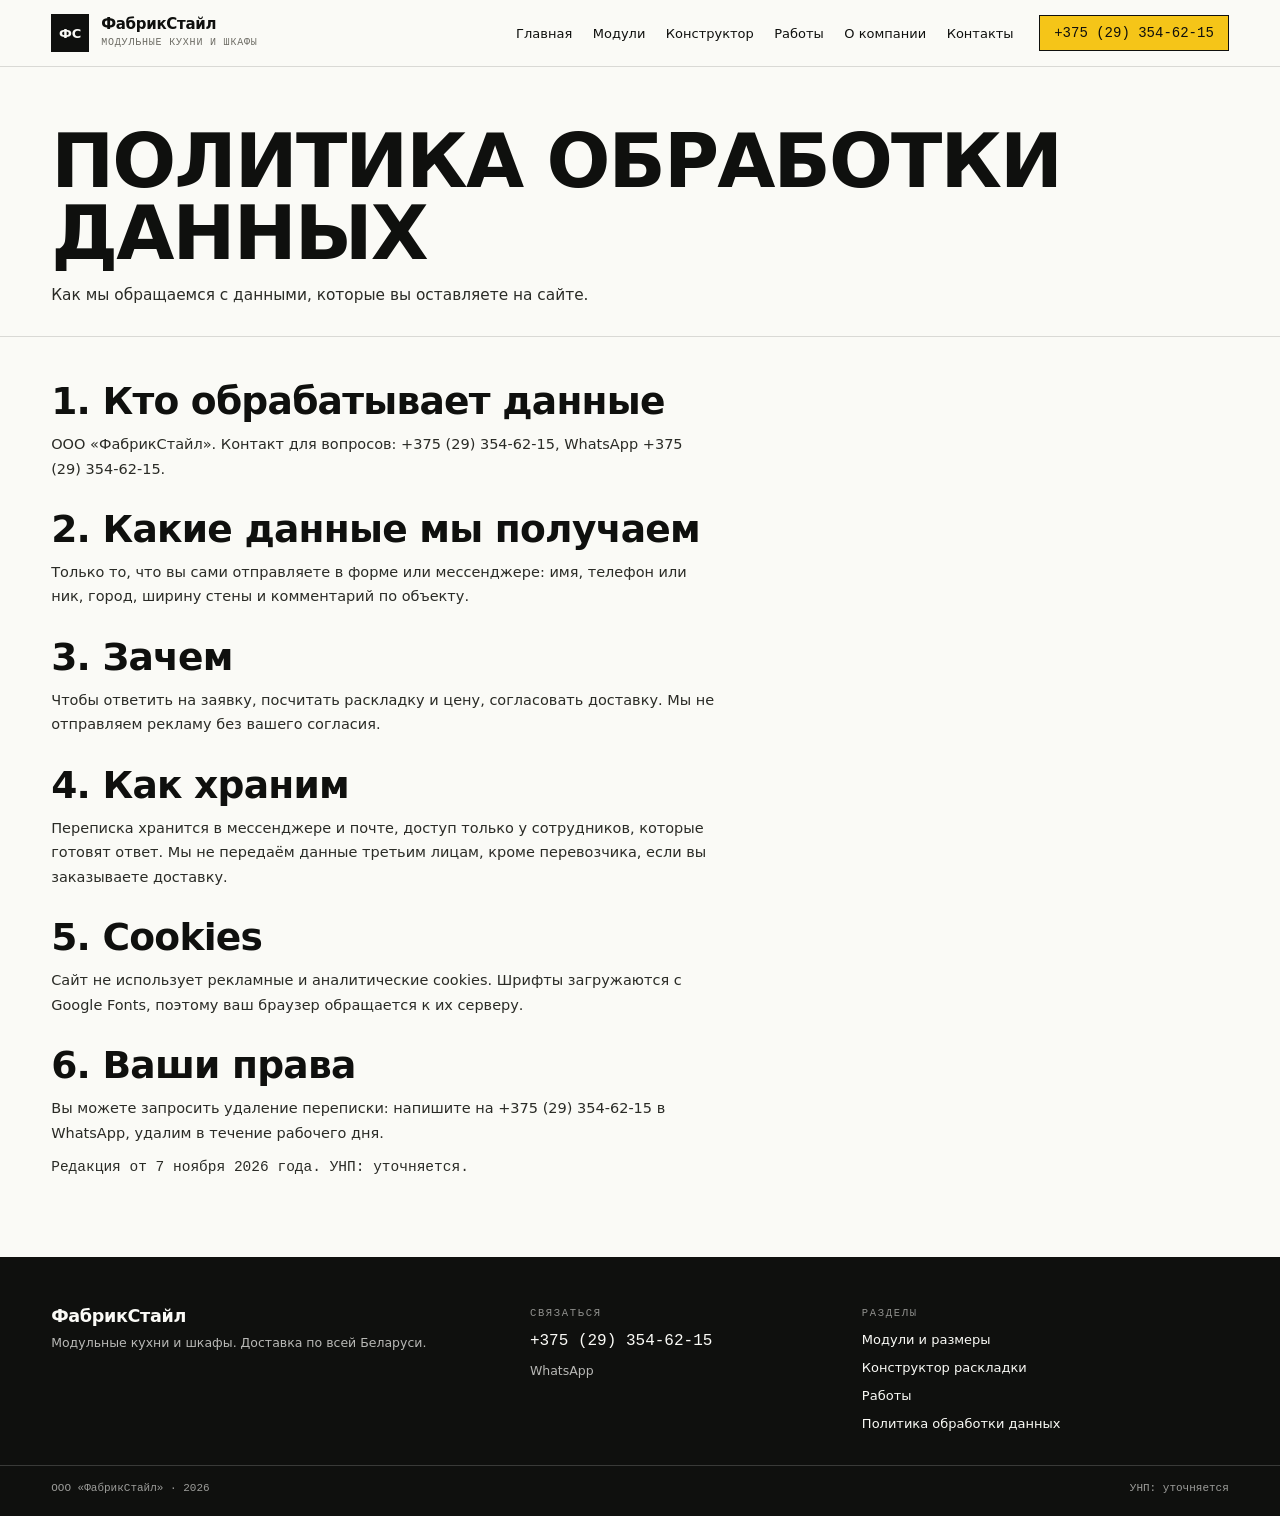
<file: politika.html>
<!DOCTYPE html>
<html lang="ru">
<head>
<meta charset="utf-8">
<meta name="viewport" content="width=device-width, initial-scale=1">
<title>Политика обработки данных · ФабрикСтайл</title>
<meta name="description" content="Как обрабатываются данные, оставленные в форме заявки на сайте.">
<link rel="canonical" href="https://romjjjke.github.io/fabrik/politika.html">
<meta property="og:title" content="Политика обработки данных · ФабрикСтайл">
<meta property="og:description" content="Как обрабатываются данные, оставленные в форме заявки на сайте.">
<meta property="og:type" content="website">
<link rel="icon" href="favicon.svg" type="image/svg+xml">
<link rel="preconnect" href="https://fonts.googleapis.com">
<link rel="preconnect" href="https://fonts.gstatic.com" crossorigin>
<style>
:root{--paper:#FAFAF6;--ink:#0F100E;--mute:#6B6A62;--line:rgba(15,16,14,.14);--yellow:#F5C518;--grey:#ECEAE3}
*{box-sizing:border-box}
html{overflow-x:hidden;-webkit-text-size-adjust:100%}
body{margin:0;background:var(--paper);color:var(--ink);font:400 16px/1.6 var(--text);overflow-x:hidden}
img{max-width:100%;display:block}
[hidden]{display:none!important}
a{color:inherit;text-decoration:none}
h1,h2,h3,p,ul,figure{margin:0}
ul{padding:0;list-style:none}
.head{position:sticky;top:0;z-index:60;background:var(--paper);border-bottom:1px solid var(--line)}
.head__in{display:flex;align-items:center;justify-content:space-between;gap:16px;padding:14px var(--pad);max-width:1440px;margin:0 auto}
.burger{display:none;background:none;border:1px solid var(--line);padding:9px 12px;font:600 11px/1 var(--text);letter-spacing:.12em;text-transform:uppercase;cursor:pointer}
@media(max-width:1180px){.burger{display:flex;align-items:center;gap:8px}}
.hero{padding:clamp(28px,5vw,64px) var(--pad) clamp(20px,3vw,40px)}
.btn{display:inline-flex;align-items:center;gap:10px;padding:16px 22px;background:var(--ink);color:var(--paper);font:600 14px/1 var(--text);border:1px solid var(--ink);cursor:pointer}
.btn--y{background:var(--yellow);color:var(--ink);border-color:var(--yellow)}
</style>
<link rel="stylesheet" href="assets/css/style.v1.css">


</head>
<body>
<header class="head">
  <div class="head__in">
    <a class="brand" href="index.html"><span class="brand__mark">ФС</span><span class="brand__txt">ФабрикСтайл<i>модульные кухни и шкафы</i></span></a>
    <nav class="nav" aria-label="Основная навигация"><ul><li><a href="index.html">Главная</a></li><li><a href="katalog.html">Модули</a></li><li><a href="konstruktor.html">Конструктор</a></li><li><a href="raboty.html">Работы</a></li><li><a href="o-kompanii.html">О компании</a></li><li><a href="kontakty.html">Контакты</a></li></ul></nav>
    <a class="head__tel" href="tel:+375293546215">+375 (29) 354-62-15</a>
    <button class="burger" type="button" aria-expanded="false" aria-controls="drawer"><span></span><span></span>Меню</button>
  </div>
</header>
<main>
<section class="phead"><div class="wrap"><h1 class="h1 phead__h">Политика обработки данных</h1><p class="phead__sub">Как мы обращаемся с данными, которые вы оставляете на сайте.</p></div></section>
<section class="textpage">
  <div class="wrap">
    <h2 class="h2">1. Кто обрабатывает данные</h2>
    <p>ООО «ФабрикСтайл». Контакт для вопросов: +375 (29) 354-62-15, WhatsApp +375 (29) 354-62-15.</p>
    <h2 class="h2">2. Какие данные мы получаем</h2>
    <p>Только то, что вы сами отправляете в форме или мессенджере: имя, телефон или ник, город, ширину стены и комментарий по объекту.</p>
    <h2 class="h2">3. Зачем</h2>
    <p>Чтобы ответить на заявку, посчитать раскладку и цену, согласовать доставку. Мы не отправляем рекламу без вашего согласия.</p>
    <h2 class="h2">4. Как храним</h2>
    <p>Переписка хранится в мессенджере и почте, доступ только у сотрудников, которые готовят ответ. Мы не передаём данные третьим лицам, кроме перевозчика, если вы заказываете доставку.</p>
    <h2 class="h2">5. Cookies</h2>
    <p>Сайт не использует рекламные и аналитические cookies. Шрифты загружаются с Google Fonts, поэтому ваш браузер обращается к их серверу.</p>
    <h2 class="h2">6. Ваши права</h2>
    <p>Вы можете запросить удаление переписки: напишите на +375 (29) 354-62-15 в WhatsApp, удалим в течение рабочего дня.</p>
    <p class="textpage__date">Редакция от 7 ноября 2026 года. УНП: уточняется.</p>
  </div>
</section>
</main>
<footer class="foot">
  <div class="wrap foot__grid">
    <div>
      <p class="foot__brand">ФабрикСтайл</p>
      <p class="foot__small">Модульные кухни и шкафы. Доставка по всей Беларуси.</p>
    </div>
    <div>
      <p class="foot__cap">Связаться</p>
      <a class="foot__tel" href="tel:+375293546215">+375 (29) 354-62-15</a>
      <a class="foot__small" href="https://wa.me/375293546215" rel="nofollow noopener" target="_blank">WhatsApp</a>
    </div>
    <div>
      <p class="foot__cap">Разделы</p>
      <ul class="foot__list">
        <li><a href="katalog.html">Модули и размеры</a></li>
        <li><a href="konstruktor.html">Конструктор раскладки</a></li>
        <li><a href="raboty.html">Работы</a></li>
        <li><a href="politika.html">Политика обработки данных</a></li>
      </ul>
    </div>
  </div>
  <div class="wrap foot__bottom">
    <p>ООО «ФабрикСтайл» · 2026</p>
    <p>УНП: уточняется</p>
  </div>
</footer>
<script src="assets/js/main.v1.js" defer></script>
<div class="drawer" id="drawer" hidden>
  <div class="drawer__back" data-close></div>
  <div class="drawer__inner" role="dialog" aria-modal="true" aria-label="Меню">
    <div class="drawer__top"><span class="drawer__cap">Меню</span><button class="drawer__x" type="button" data-close aria-label="Закрыть меню">×</button></div>
    <ul class="drawer__list"><li><a href="index.html">Главная</a></li><li><a href="katalog.html">Модули</a></li><li><a href="konstruktor.html">Конструктор</a></li><li><a href="raboty.html">Работы</a></li><li><a href="o-kompanii.html">О компании</a></li><li><a href="kontakty.html">Контакты</a></li></ul>
    <div class="drawer__foot">
      <a class="drawer__tel" href="tel:+375293546215">+375 (29) 354-62-15</a>
      <a class="btn btn--y" href="https://wa.me/375293546215" rel="nofollow noopener" target="_blank">Написать в WhatsApp</a>
    </div>
  </div>
</div>
</body>
</html>
</file>
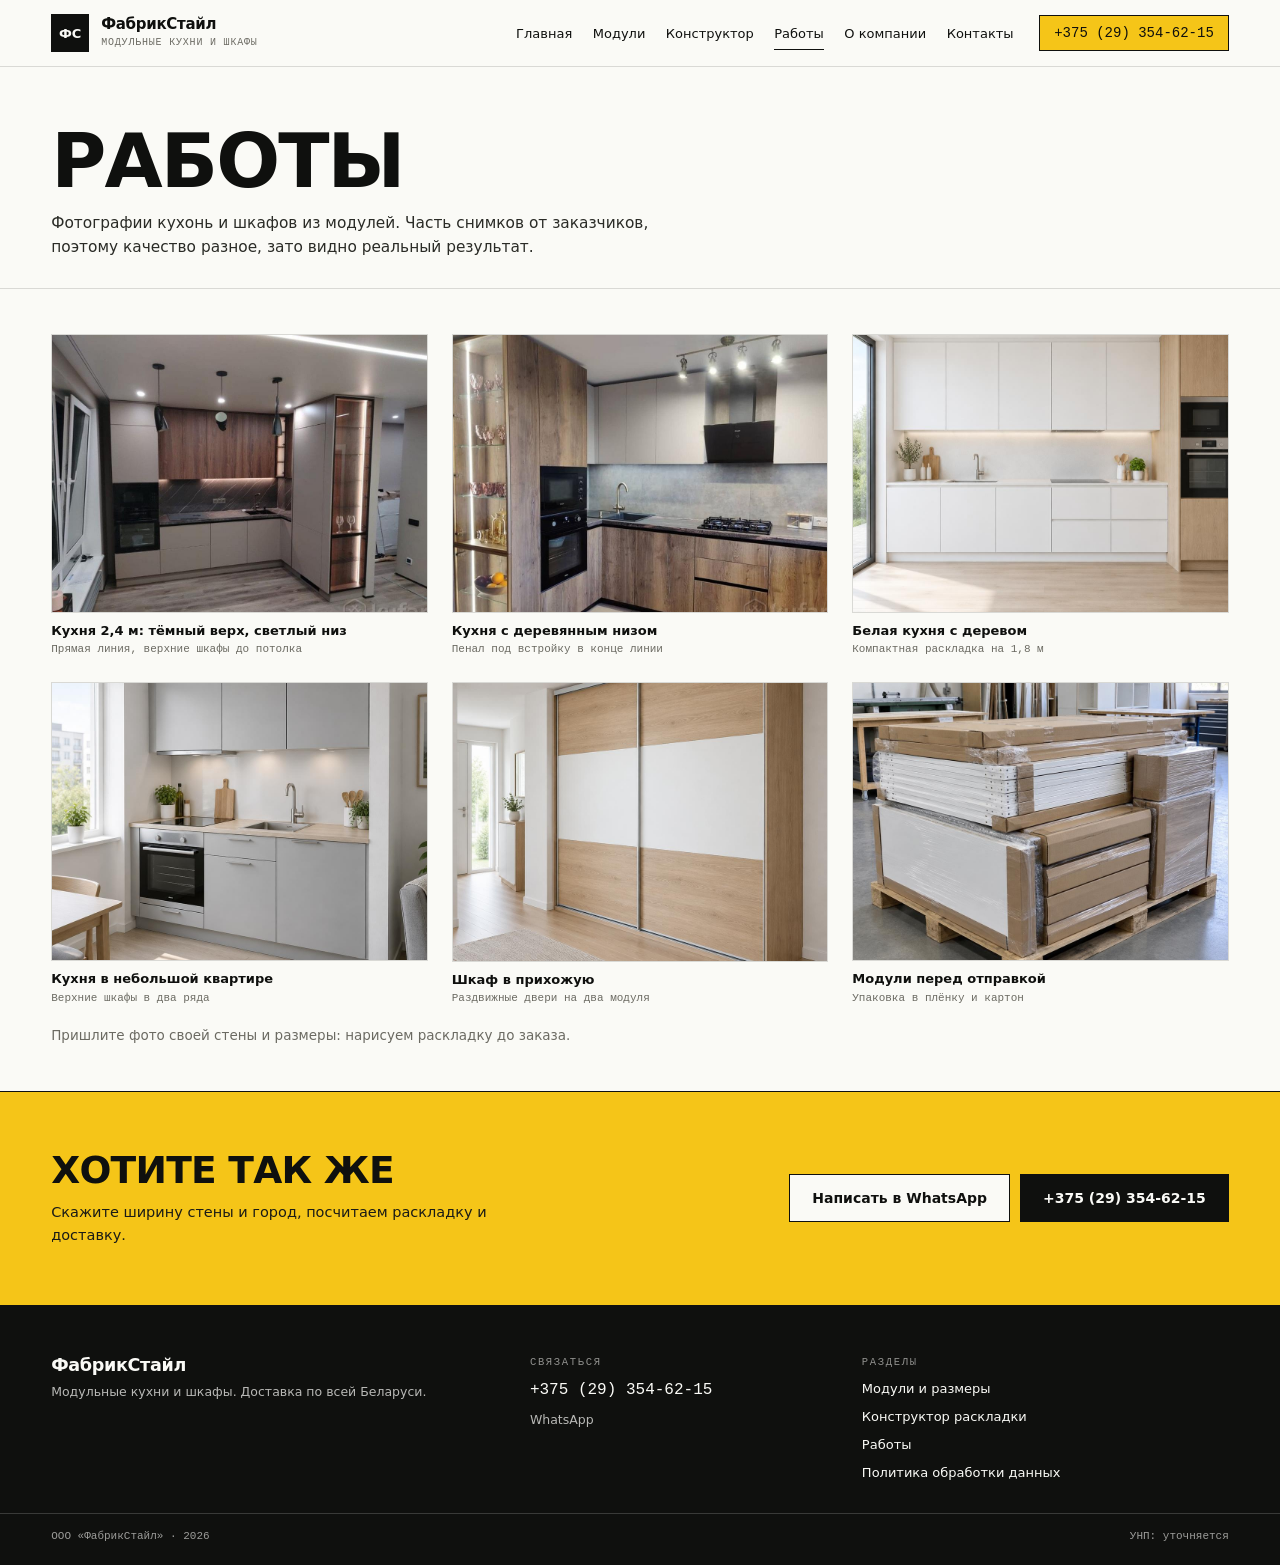
<file: raboty.html>
<!DOCTYPE html>
<html lang="ru">
<head>
<meta charset="utf-8">
<meta name="viewport" content="width=device-width, initial-scale=1">
<title>Работы: кухни и шкафы из модулей · ФабрикСтайл</title>
<meta name="description" content="Фотографии кухонь и шкафов из модулей: двухцветные исполнения, компактные раскладки, шкафы в прихожую.">
<link rel="canonical" href="https://romjjjke.github.io/fabrik/raboty.html">
<meta property="og:title" content="Работы: кухни и шкафы из модулей · ФабрикСтайл">
<meta property="og:description" content="Фотографии кухонь и шкафов из модулей: двухцветные исполнения, компактные раскладки, шкафы в прихожую.">
<meta property="og:type" content="website">
<link rel="icon" href="favicon.svg" type="image/svg+xml">
<link rel="preconnect" href="https://fonts.googleapis.com">
<link rel="preconnect" href="https://fonts.gstatic.com" crossorigin>
<style>
:root{--paper:#FAFAF6;--ink:#0F100E;--mute:#6B6A62;--line:rgba(15,16,14,.14);--yellow:#F5C518;--grey:#ECEAE3}
*{box-sizing:border-box}
html{overflow-x:hidden;-webkit-text-size-adjust:100%}
body{margin:0;background:var(--paper);color:var(--ink);font:400 16px/1.6 var(--text);overflow-x:hidden}
img{max-width:100%;display:block}
[hidden]{display:none!important}
a{color:inherit;text-decoration:none}
h1,h2,h3,p,ul,figure{margin:0}
ul{padding:0;list-style:none}
.head{position:sticky;top:0;z-index:60;background:var(--paper);border-bottom:1px solid var(--line)}
.head__in{display:flex;align-items:center;justify-content:space-between;gap:16px;padding:14px var(--pad);max-width:1440px;margin:0 auto}
.burger{display:none;background:none;border:1px solid var(--line);padding:9px 12px;font:600 11px/1 var(--text);letter-spacing:.12em;text-transform:uppercase;cursor:pointer}
@media(max-width:1180px){.burger{display:flex;align-items:center;gap:8px}}
.hero{padding:clamp(28px,5vw,64px) var(--pad) clamp(20px,3vw,40px)}
.btn{display:inline-flex;align-items:center;gap:10px;padding:16px 22px;background:var(--ink);color:var(--paper);font:600 14px/1 var(--text);border:1px solid var(--ink);cursor:pointer}
.btn--y{background:var(--yellow);color:var(--ink);border-color:var(--yellow)}
</style>
<link rel="stylesheet" href="assets/css/style.v1.css">


</head>
<body>
<header class="head">
  <div class="head__in">
    <a class="brand" href="index.html"><span class="brand__mark">ФС</span><span class="brand__txt">ФабрикСтайл<i>модульные кухни и шкафы</i></span></a>
    <nav class="nav" aria-label="Основная навигация"><ul><li><a href="index.html">Главная</a></li><li><a href="katalog.html">Модули</a></li><li><a href="konstruktor.html">Конструктор</a></li><li><a href="raboty.html" aria-current="page">Работы</a></li><li><a href="o-kompanii.html">О компании</a></li><li><a href="kontakty.html">Контакты</a></li></ul></nav>
    <a class="head__tel" href="tel:+375293546215">+375 (29) 354-62-15</a>
    <button class="burger" type="button" aria-expanded="false" aria-controls="drawer"><span></span><span></span>Меню</button>
  </div>
</header>
<main>
<section class="phead"><div class="wrap"><h1 class="h1 phead__h">Работы</h1><p class="phead__sub">Фотографии кухонь и шкафов из модулей. Часть снимков от заказчиков, поэтому качество разное, зато видно реальный результат.</p></div></section>
<section class="gallery">
  <div class="wrap gallery__grid"><figure class="shot"><img src="assets/img/real1.jpg" alt="Кухня 2,4 м: тёмный верх, светлый низ" width="1000" height="740" loading="lazy" decoding="async"><figcaption><b>Кухня 2,4 м: тёмный верх, светлый низ</b><span>Прямая линия, верхние шкафы до потолка</span></figcaption></figure><figure class="shot"><img src="assets/img/real3.jpg" alt="Кухня с деревянным низом" width="1000" height="740" loading="lazy" decoding="async"><figcaption><b>Кухня с деревянным низом</b><span>Пенал под встройку в конце линии</span></figcaption></figure><figure class="shot"><img src="assets/img/mod1.jpg" alt="Белая кухня с деревом" width="1000" height="740" loading="lazy" decoding="async"><figcaption><b>Белая кухня с деревом</b><span>Компактная раскладка на 1,8 м</span></figcaption></figure><figure class="shot"><img src="assets/img/mod2.jpg" alt="Кухня в небольшой квартире" width="1000" height="740" loading="lazy" decoding="async"><figcaption><b>Кухня в небольшой квартире</b><span>Верхние шкафы в два ряда</span></figcaption></figure><figure class="shot"><img src="assets/img/shkaf.jpg" alt="Шкаф в прихожую" width="1000" height="740" loading="lazy" decoding="async"><figcaption><b>Шкаф в прихожую</b><span>Раздвижные двери на два модуля</span></figcaption></figure><figure class="shot"><img src="assets/img/pack.jpg" alt="Модули перед отправкой" width="1000" height="740" loading="lazy" decoding="async"><figcaption><b>Модули перед отправкой</b><span>Упаковка в плёнку и картон</span></figcaption></figure></div>
  <div class="wrap"><p class="sec__foot">Пришлите фото своей стены и размеры: нарисуем раскладку до заказа.</p></div>
</section>
<section class="cta">
  <div class="wrap cta__grid">
    <div>
      <h2 class="h2 cta__h">Хотите так же</h2>
      <p class="cta__p">Скажите ширину стены и город, посчитаем раскладку и доставку.</p>
    </div>
    <div class="cta__acts">
      <a class="btn btn--y" href="https://wa.me/375293546215" rel="nofollow noopener" target="_blank">Написать в WhatsApp</a>
      <a class="btn btn--ghost" href="tel:+375293546215">+375 (29) 354-62-15</a>
    </div>
  </div>
</section>
</main>
<footer class="foot">
  <div class="wrap foot__grid">
    <div>
      <p class="foot__brand">ФабрикСтайл</p>
      <p class="foot__small">Модульные кухни и шкафы. Доставка по всей Беларуси.</p>
    </div>
    <div>
      <p class="foot__cap">Связаться</p>
      <a class="foot__tel" href="tel:+375293546215">+375 (29) 354-62-15</a>
      <a class="foot__small" href="https://wa.me/375293546215" rel="nofollow noopener" target="_blank">WhatsApp</a>
    </div>
    <div>
      <p class="foot__cap">Разделы</p>
      <ul class="foot__list">
        <li><a href="katalog.html">Модули и размеры</a></li>
        <li><a href="konstruktor.html">Конструктор раскладки</a></li>
        <li><a href="raboty.html">Работы</a></li>
        <li><a href="politika.html">Политика обработки данных</a></li>
      </ul>
    </div>
  </div>
  <div class="wrap foot__bottom">
    <p>ООО «ФабрикСтайл» · 2026</p>
    <p>УНП: уточняется</p>
  </div>
</footer>
<script src="assets/js/main.v1.js" defer></script>
<div class="drawer" id="drawer" hidden>
  <div class="drawer__back" data-close></div>
  <div class="drawer__inner" role="dialog" aria-modal="true" aria-label="Меню">
    <div class="drawer__top"><span class="drawer__cap">Меню</span><button class="drawer__x" type="button" data-close aria-label="Закрыть меню">×</button></div>
    <ul class="drawer__list"><li><a href="index.html">Главная</a></li><li><a href="katalog.html">Модули</a></li><li><a href="konstruktor.html">Конструктор</a></li><li><a href="raboty.html">Работы</a></li><li><a href="o-kompanii.html">О компании</a></li><li><a href="kontakty.html">Контакты</a></li></ul>
    <div class="drawer__foot">
      <a class="drawer__tel" href="tel:+375293546215">+375 (29) 354-62-15</a>
      <a class="btn btn--y" href="https://wa.me/375293546215" rel="nofollow noopener" target="_blank">Написать в WhatsApp</a>
    </div>
  </div>
</div>
</body>
</html>
</file>
<file: assets/css/style.v1.css>
:root{
  --paper:#FAFAF6;--ink:#0F100E;--mute:#6B6A62;--line:rgba(15,16,14,.14);
  --line-s:rgba(15,16,14,.28);--yellow:#F5C518;--grey:#ECEAE3;--grey-2:#F2F1EA;
  --pad:clamp(18px,4vw,52px);--mw:1440px;
  --disp:'Unbounded',system-ui,sans-serif;--text:'Golos Text',system-ui,sans-serif;--mono:'PT Mono',ui-monospace,monospace;
}
html{scroll-behavior:smooth}
@media (prefers-reduced-motion:reduce){html{scroll-behavior:auto}*{animation:none!important;transition:none!important}}
body{font-family:var(--text)}
.wrap{max-width:var(--mw);margin:0 auto;padding:0 var(--pad)}
h1,h2,h3{font-family:var(--disp);font-weight:700;letter-spacing:-.025em}
.h1{font-size:clamp(2.3rem,6.2vw,4.7rem);line-height:.96;text-transform:uppercase}
.h2{font-size:clamp(1.5rem,3vw,2.35rem);line-height:1.08;letter-spacing:-.02em}
.h3{font-size:clamp(1.05rem,1.5vw,1.25rem);line-height:1.2}
.lab{font:400 11px/1.6 var(--mono);letter-spacing:.14em;text-transform:uppercase;color:var(--mute)}
.mono{font-family:var(--mono);font-variant-numeric:tabular-nums}

/* ---------- шапка ---------- */
.head__in{display:flex;align-items:center;gap:clamp(12px,2vw,32px)}
.brand{display:flex;align-items:center;gap:12px;flex:0 0 auto}
.brand__mark{width:38px;height:38px;display:grid;place-items:center;background:var(--ink);color:var(--paper);font:700 13px/1 var(--disp)}
.brand__txt{display:flex;flex-direction:column;font:700 15px/1.1 var(--disp);letter-spacing:-.02em}
.brand__txt i{font:400 10px/1.4 var(--mono);font-style:normal;letter-spacing:.08em;text-transform:uppercase;color:var(--mute);margin-top:3px}
.nav{margin-left:auto}
.nav ul{display:flex;gap:clamp(10px,1.6vw,24px)}
.nav a{font:500 13px/1 var(--text);padding:8px 0;border-bottom:1px solid transparent}
.nav a:hover,.nav a[aria-current="page"]{border-bottom-color:var(--ink)}
.head__tel{font:500 14px/1 var(--mono);white-space:nowrap;padding:10px 14px;background:var(--yellow);border:1px solid var(--ink)}
@media(max-width:1180px){.nav,.head__tel{display:none}.burger{margin-left:auto}}

/* ---------- меню ---------- */
.drawer{position:fixed;inset:0;z-index:200}
.drawer__back{position:absolute;inset:0;background:rgba(15,16,14,.55)}
.drawer__inner{position:absolute;inset:0 0 0 auto;width:min(92vw,420px);background:var(--paper);padding:20px;display:flex;flex-direction:column;overflow-y:auto;border-left:1px solid var(--ink)}
.drawer__top{display:flex;align-items:center;justify-content:space-between;padding-bottom:14px;border-bottom:1px solid var(--line)}
.drawer__cap{font:400 11px/1 var(--mono);letter-spacing:.18em;text-transform:uppercase;color:var(--mute)}
.drawer__x{width:38px;height:38px;border:1px solid var(--ink);background:none;font-size:22px;line-height:1;cursor:pointer}
.drawer__list{margin-top:8px}
.drawer__list a{display:block;padding:16px 0;border-bottom:1px solid var(--line);font:700 clamp(1.1rem,4vw,1.35rem)/1 var(--disp);letter-spacing:-.02em}
.drawer__foot{margin-top:auto;padding-top:20px;display:flex;flex-direction:column;gap:12px}
.drawer__tel{font:500 16px/1 var(--mono)}
body.is-locked{overflow:hidden}

/* ---------- герой ---------- */
.hero{padding:clamp(24px,4vw,56px) 0 clamp(16px,2.5vw,32px)}
.hero__grid{display:grid;grid-template-columns:1.12fr .88fr;gap:clamp(20px,3.5vw,56px);align-items:start}
.h1 em{font-style:normal;background:var(--yellow);padding:0 .1em;box-decoration-break:clone}
.hero__lead{margin-top:clamp(14px,2vw,22px);font-size:clamp(1rem,1.25vw,1.15rem);line-height:1.55;max-width:46ch;color:#23241F}
.hero__actions{display:flex;gap:10px;flex-wrap:wrap;margin-top:clamp(18px,2.4vw,28px)}
.btn{font-family:var(--text);text-align:center;justify-content:center}
.btn--ghost{background:transparent;color:var(--ink)}
.hero__facts{display:grid;grid-template-columns:repeat(3,1fr);gap:clamp(10px,2vw,22px);margin-top:clamp(22px,3vw,36px);padding-top:16px;border-top:1px solid var(--line)}
.hero__facts b{display:block;font:700 clamp(1.1rem,1.7vw,1.5rem)/1 var(--disp);letter-spacing:-.02em}
.hero__facts span{display:block;margin-top:6px;font-size:12.5px;line-height:1.4;color:var(--mute)}
.hero__fig{margin:0}
.hero__fig .elev{width:100%;height:auto;border:1px solid var(--line);background:#fff}
.hero__fig figcaption{margin-top:10px;font:400 11.5px/1.5 var(--mono);color:var(--mute)}
@media(max-width:900px){.hero__grid{grid-template-columns:1fr}.hero__facts{grid-template-columns:1fr 1fr 1fr}}

/* ---------- полоса фото ---------- */
.strip{padding:0 0 clamp(30px,5vw,60px)}
.strip__grid{display:grid;grid-template-columns:1.35fr 1fr;gap:clamp(12px,2vw,22px)}
.strip figure{margin:0}
.strip img{width:100%;height:100%;object-fit:cover;border:1px solid var(--line)}
.strip figcaption{margin-top:9px;font:400 11.5px/1.45 var(--mono);color:var(--mute)}
@media(max-width:700px){.strip__grid{grid-template-columns:1fr}}

/* ---------- почему ---------- */
.why{padding:clamp(30px,4.5vw,64px) 0;border-top:1px solid var(--line)}
.why__grid{display:grid;grid-template-columns:repeat(3,1fr);gap:clamp(18px,3vw,40px);margin-top:clamp(20px,3vw,34px)}
.why__it{padding-top:14px;border-top:2px solid var(--ink)}
.why__n{font:400 12px/1 var(--mono);letter-spacing:.1em;color:var(--mute);margin-bottom:10px}
.why__it p:last-child{margin-top:10px;font-size:14.5px;line-height:1.6;color:#2A2B26}
@media(max-width:860px){.why__grid{grid-template-columns:1fr}}

/* ---------- конструктор ---------- */
.cfgsec{padding:clamp(34px,5vw,72px) 0;background:var(--grey-2);border-top:1px solid var(--line);border-bottom:1px solid var(--line)}
.sec__top{display:grid;grid-template-columns:.9fr 1.1fr;gap:clamp(16px,3vw,44px);align-items:end;margin-bottom:clamp(18px,2.6vw,30px)}
.sec__sub{font-size:14.5px;line-height:1.6;color:#2A2B26;max-width:56ch}
.cfg{display:grid;grid-template-columns:.92fr 1.08fr;background:#fff;border:1px solid var(--ink)}
.cfg__side{padding:clamp(14px,2vw,26px);border-right:1px solid var(--line);display:flex;flex-direction:column;gap:18px}
.cfg__cap{display:block;font:400 10.5px/1 var(--mono);letter-spacing:.16em;text-transform:uppercase;color:var(--mute);margin-bottom:9px}
.cfg__label{display:block;font:500 13px/1.4 var(--text);margin-bottom:8px}
.cfg__range-row{display:flex;align-items:center;gap:12px}
.cfg__range{flex:1;accent-color:#0F100E;height:2px}
.cfg__wall{font:400 14px/1 var(--mono);min-width:76px;text-align:right}
.cfg__hint{margin-top:8px;font-size:12px;line-height:1.5;color:var(--mute)}
.cfg__presets{display:flex;flex-wrap:wrap;gap:8px}
.cfg__presets .cfg__cap{flex:1 0 100%}
.cfg__preset{border:1px solid var(--line-s);background:none;padding:9px 12px;font:500 12px/1 var(--text);cursor:pointer}
.cfg__preset:hover{border-color:var(--ink);background:var(--grey)}
.cfg__list{display:grid;grid-template-columns:1fr 1fr;gap:1px;background:var(--line);border:1px solid var(--line)}
.cfg__add{width:100%;display:grid;grid-template-columns:1fr auto;grid-template-areas:"n p" "w p";gap:2px 8px;align-items:center;padding:9px 10px;background:#fff;border:0;text-align:left;cursor:pointer;font-family:var(--text)}
.cfg__add:hover{background:var(--yellow)}
.cfg__add-n{grid-area:n;font:500 12px/1.25 var(--text)}
.cfg__add-w{grid-area:w;font:400 11px/1.2 var(--mono);color:var(--mute)}
.cfg__add-plus{grid-area:p;font:700 15px/1 var(--text);color:var(--mute)}
.cfg__add:hover .cfg__add-plus,.cfg__add:hover .cfg__add-w{color:var(--ink)}
.cfg__stage{padding:clamp(14px,2vw,26px);display:flex;flex-direction:column;gap:14px;min-width:0}
.cfg__sheet{border:1px solid var(--line);padding:14px 14px 26px;background:
  repeating-linear-gradient(0deg,transparent 0 23px,rgba(15,16,14,.045) 23px 24px),
  repeating-linear-gradient(90deg,transparent 0 23px,rgba(15,16,14,.045) 23px 24px)}
.cfg__elev{display:grid;grid-template-rows:76px 46px 118px;height:240px;border:1px solid var(--ink);background:#fff;position:relative;overflow:hidden}
.cfg__elev:empty{background:repeating-linear-gradient(45deg,#fff 0 8px,var(--grey) 8px 9px)}
.cfg.is-over .cfg__elev{border-color:#B3261E;background:#FFF6F5}
.mod{background:var(--yellow);border-right:1px solid var(--ink);position:relative;display:flex;align-items:flex-end;justify-content:center;padding-bottom:5px}
.mod:last-child{border-right:0}
.mod span{font:400 9.5px/1.1 var(--mono);color:rgba(15,16,14,.75);white-space:nowrap;overflow:hidden;text-overflow:ellipsis;max-width:100%;padding:0 3px}
.mod--floor{grid-row:3}.mod--wall{grid-row:1;background:var(--grey);border-bottom:1px solid var(--ink)}
.mod--tall{grid-row:1/4}
.mod--wall span{padding-bottom:0}
.cfg__dim{display:flex;align-items:center;gap:10px;margin-top:10px}
.cfg__dim-line{flex:1;height:1px;background:var(--ink);position:relative}
.cfg__dim-line::before,.cfg__dim-line::after{content:"";position:absolute;top:-4px;width:1px;height:9px;background:var(--ink)}
.cfg__dim-line::before{left:0}.cfg__dim-line::after{right:0}
.cfg__dim-total{font:400 12px/1 var(--mono);white-space:nowrap}
.cfg__note{font-size:13px;line-height:1.5;color:#2A2B26}
.cfg.is-over .cfg__note{color:#B3261E}
.cfg__chips{display:flex;flex-wrap:wrap;gap:6px;margin-top:8px}
.cfg__chip{display:inline-flex;align-items:center;gap:6px;border:1px solid var(--line-s);padding:5px 7px;font:400 11px/1 var(--mono)}
.cfg__chip button{border:0;background:none;padding:0;font-size:13px;line-height:1;cursor:pointer;color:var(--mute)}
.cfg__chip button:hover{color:#B3261E}
.cfg__actions{display:flex;gap:10px;flex-wrap:wrap;align-items:center;margin-top:auto}
.cfg__clear{border:1px solid var(--line-s);background:none;padding:14px 16px;font:500 13px/1 var(--text);cursor:pointer}
.cfg__clear:hover{border-color:var(--ink)}
.cfg__send{margin-left:auto}
@media(max-width:980px){.cfg{grid-template-columns:1fr}.cfg__side{border-right:0;border-bottom:1px solid var(--line)}.sec__top{grid-template-columns:1fr;gap:10px}}
@media(max-width:560px){.cfg__list{grid-template-columns:1fr}.cfg__elev{grid-template-rows:62px 38px 96px;height:196px}}

/* ---------- честно ---------- */
.honest{padding:clamp(34px,5vw,72px) 0;border-bottom:1px solid var(--line)}
.honest__grid{display:grid;grid-template-columns:.85fr 1.15fr;gap:clamp(18px,3.5vw,54px)}
.honest__lead{margin-top:12px;font-size:14.5px;line-height:1.6;color:#2A2B26;max-width:42ch}
.honest__list li{padding:14px 0;border-top:1px solid var(--line);font-size:14.5px;line-height:1.6}
.honest__list li:last-child{border-bottom:1px solid var(--line)}
.honest__list b{font-family:var(--disp);font-size:.95rem;letter-spacing:-.01em}
@media(max-width:820px){.honest__grid{grid-template-columns:1fr}}

/* ---------- шкафы / доставка ---------- */
.wardrobe,.deliv{padding:clamp(32px,4.5vw,68px) 0;border-bottom:1px solid var(--line)}
.wardrobe__grid,.deliv__grid{display:grid;grid-template-columns:1fr 1fr;gap:clamp(18px,3.5vw,52px);align-items:center}
.wardrobe__fig,.deliv__fig{margin:0}
.wardrobe__fig img,.deliv__fig img{width:100%;height:auto;border:1px solid var(--line)}
.wardrobe .h2,.deliv .h2{margin-top:10px}
.wardrobe p,.deliv p{margin-top:12px;font-size:14.5px;line-height:1.65;color:#2A2B26;max-width:52ch}
.wardrobe .btn{margin-top:20px}
.ticks{margin-top:16px;display:grid;gap:8px}
.ticks li{position:relative;padding-left:20px;font-size:14px;line-height:1.5}
.ticks li::before{content:"";position:absolute;left:0;top:7px;width:9px;height:9px;background:var(--yellow);border:1px solid var(--ink)}
.steps{margin-top:20px;display:grid;gap:1px;background:var(--line);border:1px solid var(--line)}
.steps li{display:flex;gap:12px;align-items:baseline;background:#fff;padding:11px 13px;font-size:13.5px}
.steps b{font:400 11px/1 var(--mono);color:var(--mute);min-width:18px}
@media(max-width:820px){.wardrobe__grid,.deliv__grid{grid-template-columns:1fr}.deliv__fig{order:-1}}

/* ---------- CTA ---------- */
.cta{padding:clamp(34px,4.5vw,64px) 0;background:var(--yellow);border-top:1px solid var(--ink);border-bottom:1px solid var(--ink)}
.cta__grid{display:grid;grid-template-columns:1.15fr .85fr;gap:clamp(18px,3vw,44px);align-items:center}
.cta__h{text-transform:uppercase}
.cta__p{margin-top:10px;font-size:14.5px;line-height:1.6;max-width:48ch;color:#1A1B16}
.cta__acts{display:flex;gap:10px;flex-wrap:wrap;justify-content:flex-end}
.cta .btn{background:var(--ink);color:var(--paper);border-color:var(--ink)}
.cta .btn--y{background:var(--paper);color:var(--ink);border-color:var(--ink)}
@media(max-width:820px){.cta__grid{grid-template-columns:1fr}.cta__acts{justify-content:flex-start}}

/* ---------- внутренние страницы ---------- */
.phead{padding:clamp(28px,4.5vw,62px) 0 clamp(18px,2.5vw,28px);border-bottom:1px solid var(--line)}
.phead__h{max-width:20ch}
.phead__sub{margin-top:14px;font-size:clamp(.95rem,1.2vw,1.05rem);line-height:1.6;color:#2A2B26;max-width:62ch}
.spec{padding:clamp(26px,3.5vw,50px) 0}
.spec__scroll{overflow-x:auto;border-top:2px solid var(--ink)}
.spec__t{width:100%;border-collapse:collapse;min-width:640px}
.spec__t th{text-align:left;font:400 10.5px/1.4 var(--mono);letter-spacing:.12em;text-transform:uppercase;color:var(--mute);padding:12px 10px;border-bottom:1px solid var(--line);white-space:nowrap}
.spec__t td{padding:13px 10px;border-bottom:1px solid var(--line);font-size:14px;line-height:1.45}
.spec__t td:first-child{font-family:var(--disp);font-weight:600;letter-spacing:-.01em}
.spec__t tr:hover td{background:var(--grey-2)}
.spec__note{margin-top:14px;font:400 11.5px/1.6 var(--mono);color:var(--mute);max-width:70ch}
.variants{padding:clamp(26px,3.5vw,52px) 0;border-top:1px solid var(--line)}
.variants__grid{display:grid;grid-template-columns:repeat(4,1fr);gap:clamp(10px,1.6vw,18px);margin-top:clamp(16px,2.4vw,26px)}
.variants figure{margin:0}
.variants img{width:100%;height:auto;border:1px solid var(--line)}
.variants figcaption{margin-top:8px;font:400 11px/1.45 var(--mono);color:var(--mute)}
.sec__foot{margin-top:18px;font-size:13.5px;line-height:1.6;color:var(--mute);max-width:70ch}
@media(max-width:900px){.variants__grid{grid-template-columns:1fr 1fr}}
.cfgsec--page{padding-top:clamp(20px,3vw,34px)}
.measure{padding:clamp(30px,4vw,58px) 0;border-top:1px solid var(--line)}
.measure__grid{display:grid;grid-template-columns:1.15fr .85fr;gap:clamp(18px,3.5vw,48px)}
.measure__list{margin-top:16px;display:grid;gap:10px}
.measure__list li{font-size:14.5px;line-height:1.6;padding-left:2px}
.measure__list b{font:400 11px/1 var(--mono);color:var(--mute);margin-right:6px}
.measure__note{border:1px solid var(--ink);padding:clamp(16px,2vw,24px);background:#fff;align-self:start}
.measure__note p{margin-top:10px;font-size:14px;line-height:1.6}
.measure__note .btn{margin-top:16px}
@media(max-width:820px){.measure__grid{grid-template-columns:1fr}}
.faq{padding:clamp(30px,4vw,60px) 0;border-top:1px solid var(--line)}
.faq__grid{display:grid;grid-template-columns:1fr 1fr;gap:0 clamp(18px,3vw,44px);margin-top:clamp(14px,2vw,22px)}
.faq details{border-top:1px solid var(--line);padding:14px 0}
.faq summary{cursor:pointer;font:600 14.5px/1.4 var(--text);list-style:none;display:flex;justify-content:space-between;gap:12px}
.faq summary::-webkit-details-marker{display:none}
.faq summary::after{content:"+";font-family:var(--mono);color:var(--mute)}
.faq details[open] summary::after{content:"–"}
.faq details p{margin-top:9px;font-size:13.5px;line-height:1.6;color:#2A2B26}
@media(max-width:820px){.faq__grid{grid-template-columns:1fr}}
.gallery{padding:clamp(24px,3.5vw,48px) 0}
.gallery__grid{display:grid;grid-template-columns:repeat(3,1fr);gap:clamp(12px,2vw,24px)}
.shot{margin:0}
.shot img{width:100%;height:auto;border:1px solid var(--line)}
.shot figcaption{margin-top:9px;display:grid;gap:3px}
.shot figcaption b{font:600 13px/1.35 var(--text)}
.shot figcaption span{font:400 11px/1.45 var(--mono);color:var(--mute)}
@media(max-width:900px){.gallery__grid{grid-template-columns:1fr 1fr}}
@media(max-width:560px){.gallery__grid{grid-template-columns:1fr}}
.about{padding:clamp(28px,4vw,58px) 0}
.about__grid{display:grid;grid-template-columns:1.2fr .8fr;gap:clamp(18px,3.5vw,52px);align-items:start}
.about p{margin-top:14px;font-size:15px;line-height:1.68;color:#2A2B26;max-width:58ch}
.about__card{border:1px solid var(--ink);padding:clamp(16px,2vw,24px);background:#fff}
.about__list{margin-top:12px;display:grid;gap:1px;background:var(--line)}
.about__list li{display:grid;grid-template-columns:1fr auto;gap:10px;background:#fff;padding:9px 0;font-size:13px}
.about__list b{font:500 12.5px/1.4 var(--text)}
.about__list span{font:400 11.5px/1.4 var(--mono);color:var(--mute);text-align:right}
.about__card .btn{margin-top:18px;width:100%}
@media(max-width:820px){.about__grid{grid-template-columns:1fr}}
.price-how{padding:clamp(28px,4vw,58px) 0;border-top:1px solid var(--line)}
.price-how__grid{display:grid;grid-template-columns:repeat(4,1fr);gap:clamp(14px,2.4vw,30px);margin-top:clamp(16px,2.4vw,26px)}
.price-how__grid h3{margin-bottom:8px}
.price-how__grid p:last-child{font-size:13.5px;line-height:1.6;color:#2A2B26}
.price-how__note{margin-top:24px;font:400 12px/1.6 var(--mono);color:var(--mute);max-width:70ch}
@media(max-width:900px){.price-how__grid{grid-template-columns:1fr 1fr}}
.contact{padding:clamp(26px,3.5vw,52px) 0}
.contact__grid{display:grid;grid-template-columns:.9fr 1.1fr;gap:clamp(20px,3.5vw,52px);align-items:start}
.contact__tel{display:block;margin:10px 0 16px;font:500 clamp(1.4rem,2.6vw,2rem)/1.1 var(--mono);letter-spacing:-.02em}
.contact__dl{margin-top:26px;display:grid;gap:1px;background:var(--line);border-top:1px solid var(--line)}
.contact__dl div{display:grid;grid-template-columns:1fr auto;gap:12px;background:var(--paper);padding:10px 0}
.contact__dl dt{font:400 10.5px/1.5 var(--mono);letter-spacing:.1em;text-transform:uppercase;color:var(--mute)}
.contact__dl dd{margin:0;font-size:13px;text-align:right}
.form{border:1px solid var(--ink);padding:clamp(16px,2.2vw,26px);background:#fff}
.form__cap{font:700 1.05rem/1.2 var(--disp);letter-spacing:-.01em;margin-bottom:14px}
.form__row{display:grid;gap:6px;margin-bottom:12px}
.form__row span{font:400 10.5px/1.4 var(--mono);letter-spacing:.1em;text-transform:uppercase;color:var(--mute)}
.form input,.form select,.form textarea{width:100%;padding:11px 12px;border:1px solid var(--line-s);background:var(--paper);font:400 14px/1.4 var(--text);color:var(--ink);border-radius:0}
.form input:focus,.form select:focus,.form textarea:focus{outline:2px solid var(--ink);outline-offset:-1px;background:#fff}
.form__warn{margin:0 0 12px;font-size:12.5px;line-height:1.5;color:#B3261E}
.form__btn{width:100%}
.form__small{margin-top:10px;font-size:11.5px;line-height:1.5;color:var(--mute)}
.form__small a{border-bottom:1px solid var(--line-s)}
.form__ok{margin-top:12px;font-size:13px;line-height:1.5;color:#1F6B2F;border-left:2px solid #1F6B2F;padding-left:10px}
@media(max-width:820px){.contact__grid{grid-template-columns:1fr}}
.textpage{padding:clamp(24px,3.5vw,48px) 0 clamp(40px,6vw,80px)}
.textpage .h2{margin-top:28px}
.textpage .h2:first-child{margin-top:0}
.textpage p{margin-top:10px;font-size:14.5px;line-height:1.7;max-width:72ch;color:#2A2B26}
.textpage__date{margin-top:30px;font:400 11.5px/1.6 var(--mono);color:var(--mute)}

/* ---------- подвал ---------- */
.foot{background:var(--ink);color:var(--paper);padding:clamp(30px,4vw,56px) 0 20px}
.foot__grid{display:grid;grid-template-columns:1.2fr .8fr 1fr;gap:clamp(18px,3vw,44px)}
.foot__brand{font:700 1.1rem/1 var(--disp);letter-spacing:-.02em}
.foot__cap{font:400 10.5px/1 var(--mono);letter-spacing:.16em;text-transform:uppercase;color:rgba(250,250,246,.55);margin-bottom:12px}
.foot__tel{display:block;font:500 1rem/1.4 var(--mono)}
.foot__small{display:block;margin-top:8px;font-size:12.5px;line-height:1.6;color:rgba(250,250,246,.72)}
.foot__list{display:grid;gap:7px;font-size:13px}
.foot__list a:hover{text-decoration:underline}
.foot__bottom{display:flex;justify-content:space-between;gap:14px;flex-wrap:wrap;margin-top:30px;padding-top:14px;border-top:1px solid rgba(250,250,246,.18);font:400 11px/1.5 var(--mono);color:rgba(250,250,246,.6)}
@media(max-width:820px){.foot__grid{grid-template-columns:1fr 1fr}.foot__grid>div:first-child{grid-column:1/-1}}
</file>
